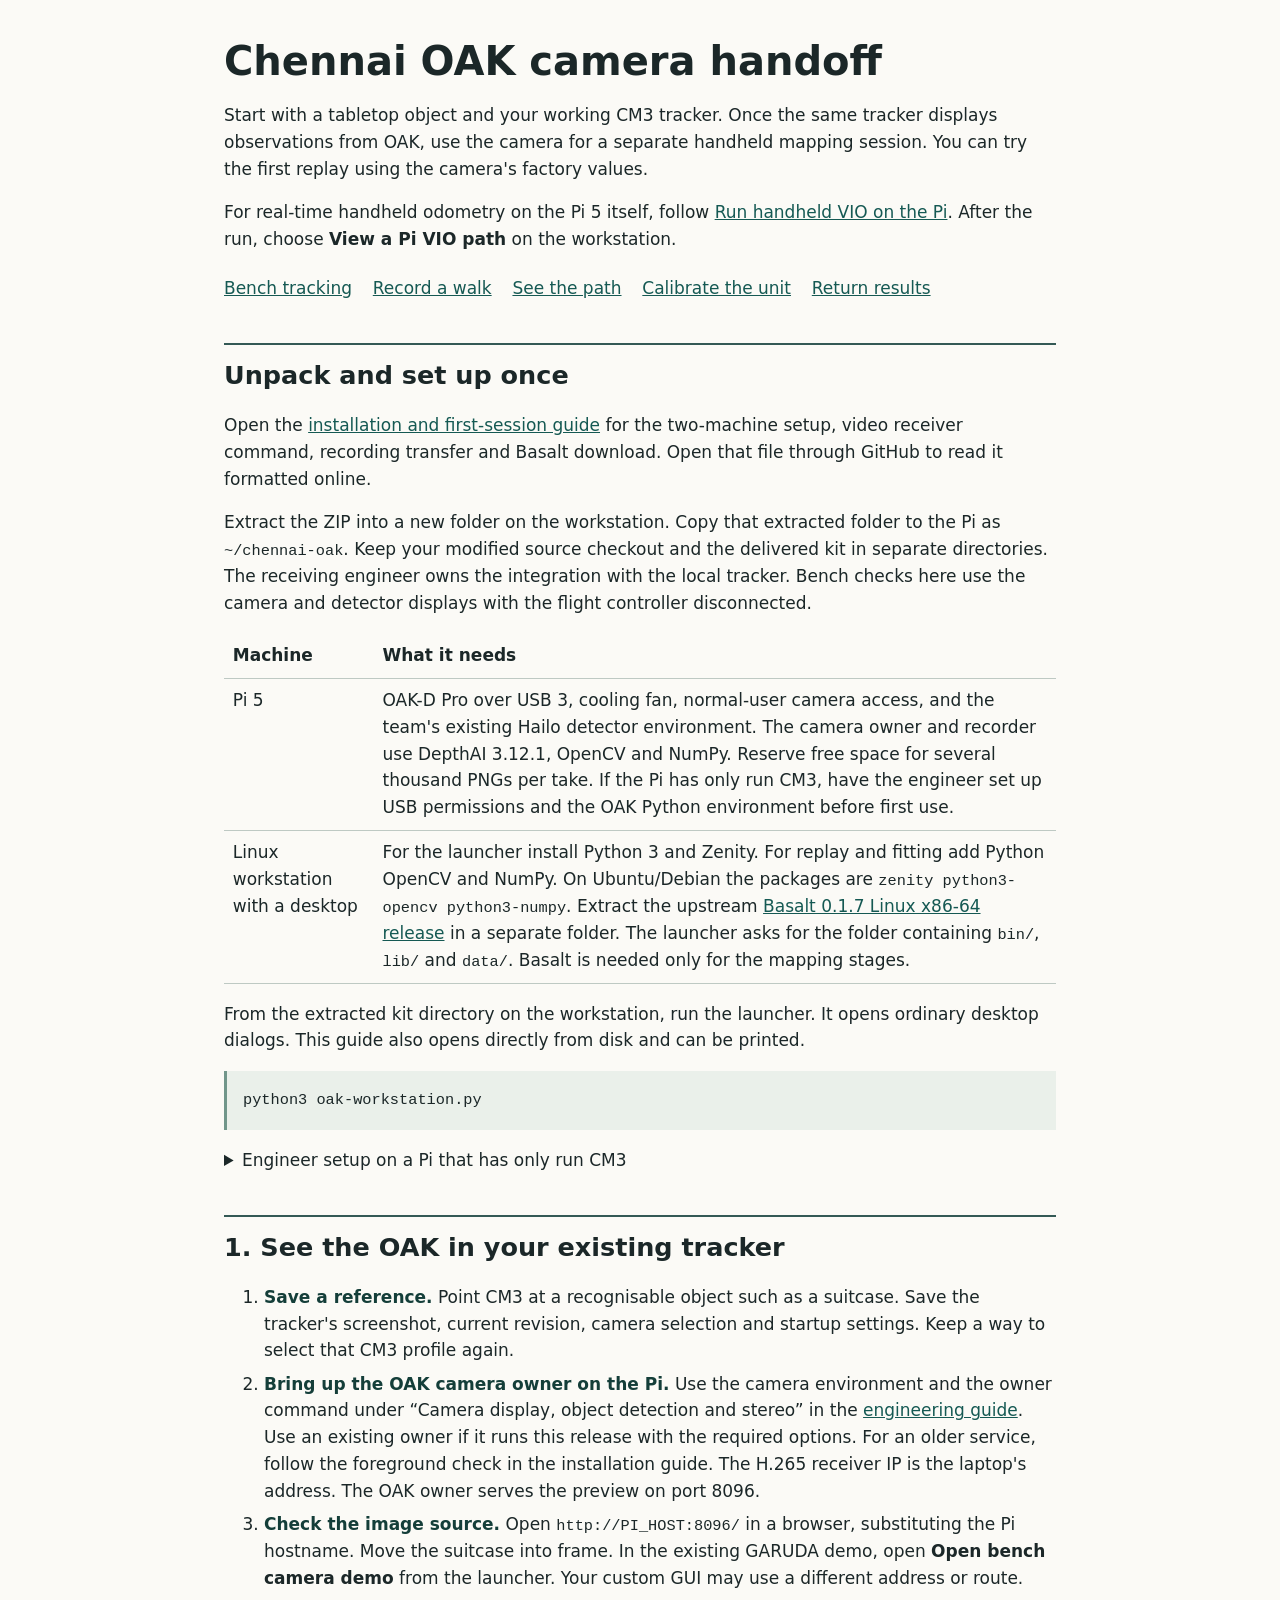
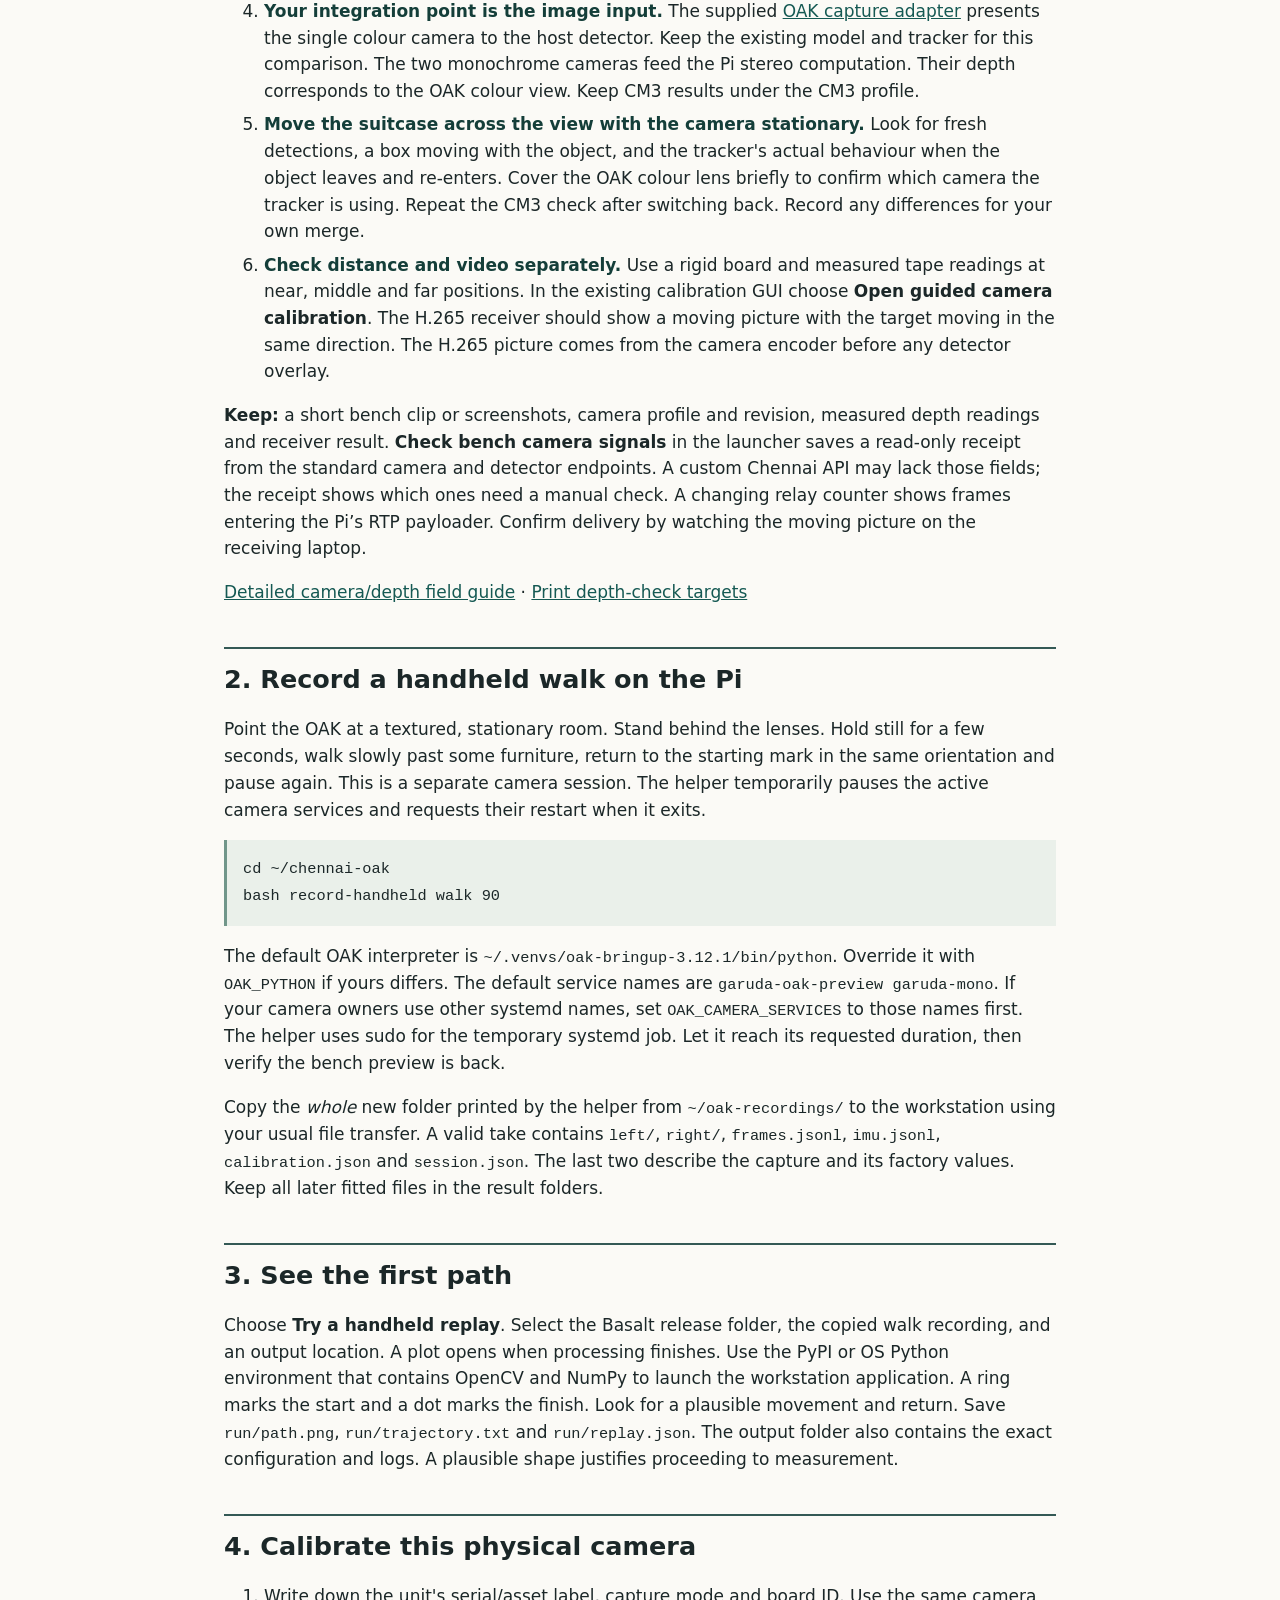
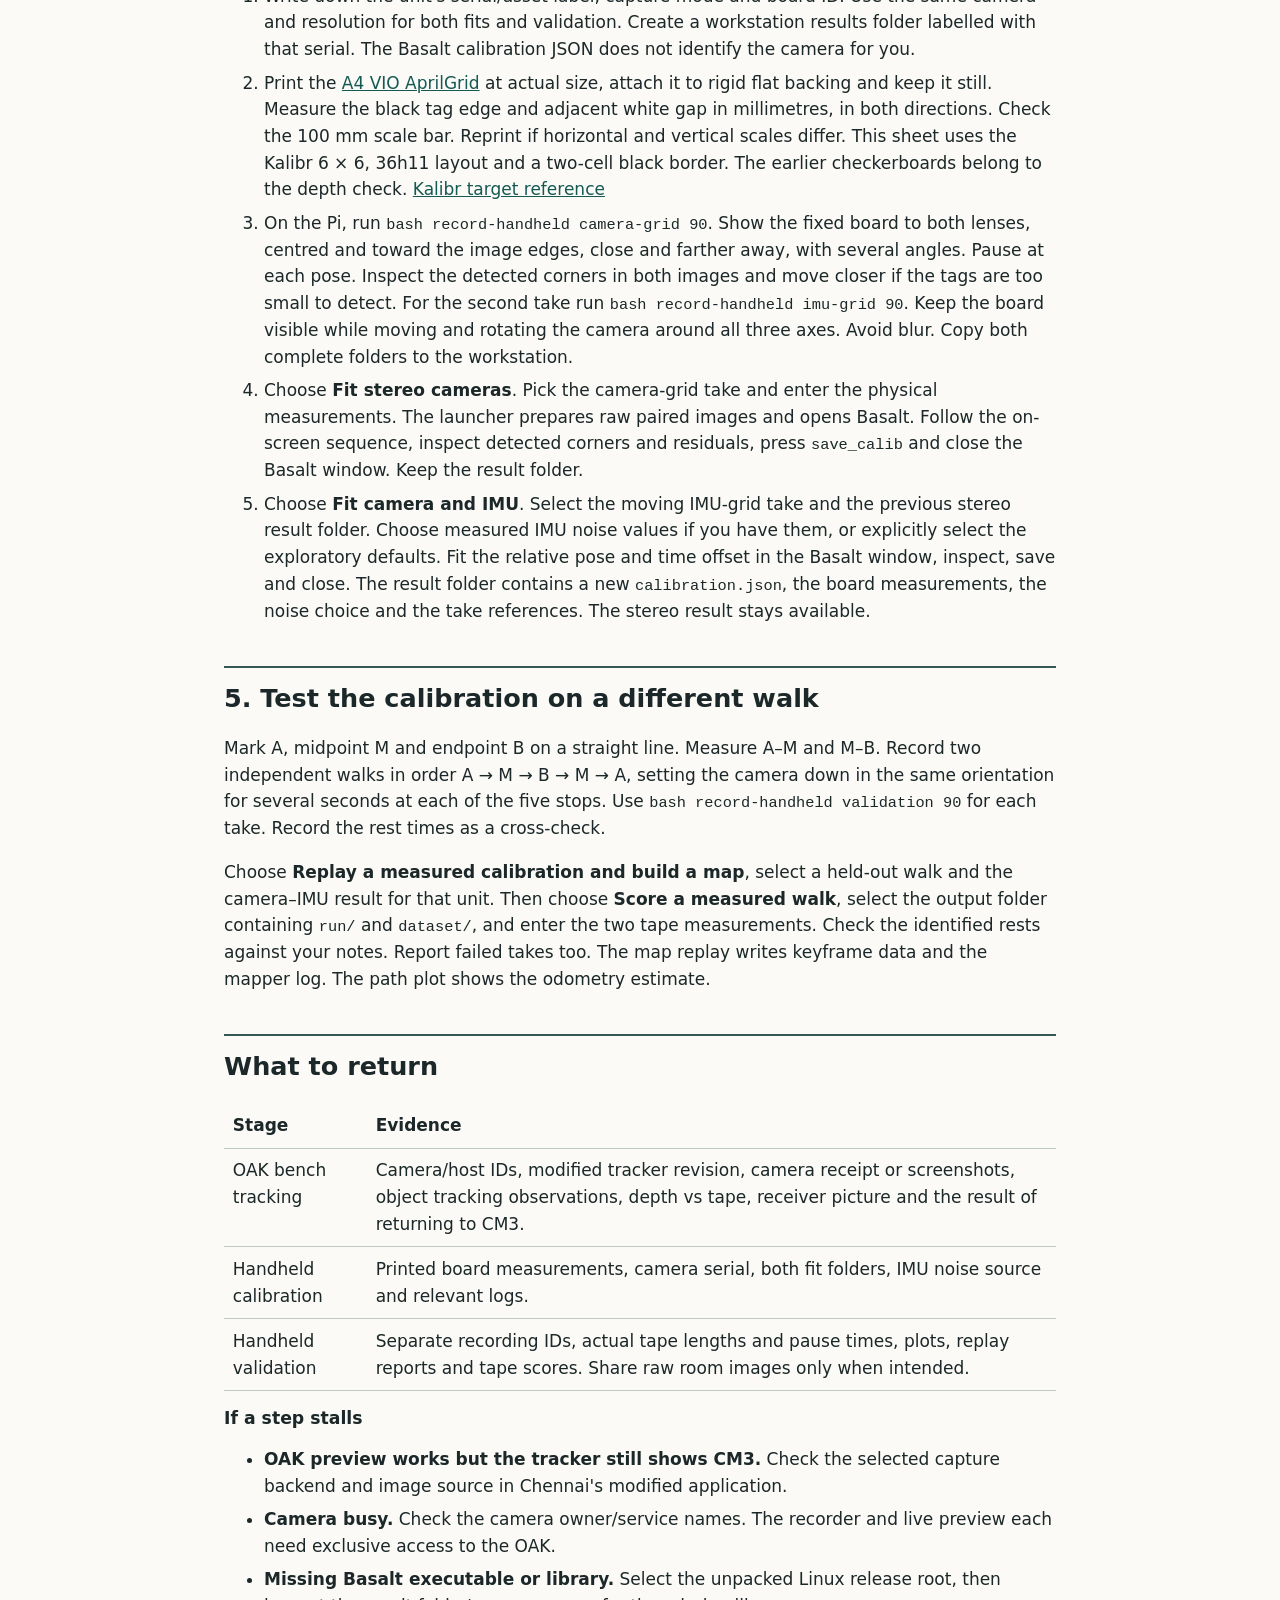
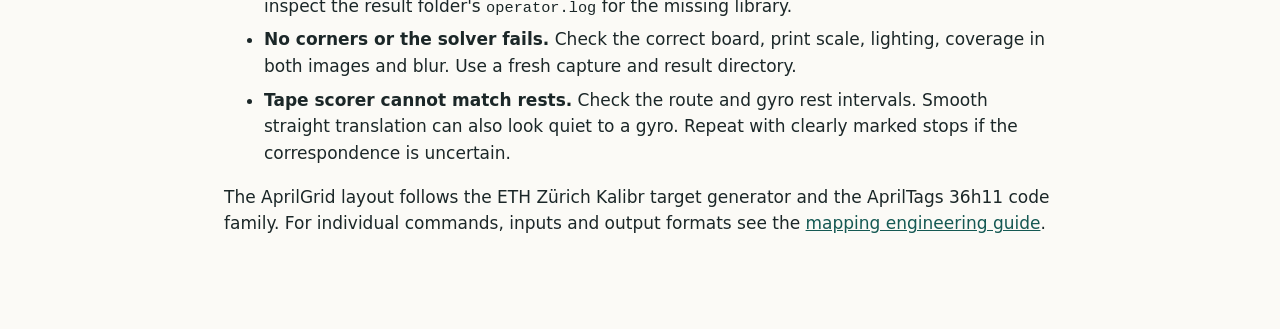
<file: START_HERE.html>
<!doctype html>
<html lang="en"><meta charset="utf-8"><meta name="viewport" content="width=device-width,initial-scale=1">
<title>Chennai · OAK camera handoff</title>
<style>
*{box-sizing:border-box}body{margin:auto;max-width:55rem;padding:2rem 1.5rem 5rem;color:#1b2728;background:#fbfaf6;font:17px/1.57 "Source Sans 3",system-ui,sans-serif}h1,h2,h3{line-height:1.17}h1{font-size:2.5rem;margin:.4rem 0}h2{margin-top:2.6rem;border-top:2px solid #345955;padding-top:1rem}h3{font-size:1.08rem}a{color:#155953}nav{display:flex;flex-wrap:wrap;gap:.5rem 1.3rem;margin:1.4rem 0}pre{white-space:pre-wrap;overflow-wrap:anywhere;padding:1rem;background:#eaf0ea;border-left:3px solid #71968a}code{font: .9em/1.5 "IBM Plex Mono",monospace}li{margin:.42rem 0}td,th{vertical-align:top;text-align:left;padding:.55rem;border-bottom:1px solid #bec9c3}table{border-collapse:collapse;width:100%}strong{color:#143e39}@media print{body{background:white;padding:0;font-size:11pt}nav{display:none}pre,tr{break-inside:avoid}h2,h3{break-after:avoid}}
</style>
<main>
<h1>Chennai OAK camera handoff</h1>
<p>Start with a tabletop object and your working CM3 tracker. Once the same tracker displays observations from OAK, use the camera for a separate handheld mapping session. You can try the first replay using the camera's factory values.</p>
<p>For real-time handheld odometry on the Pi 5 itself, follow <a href="docs/CHENNAI_PI_VIO.md">Run handheld VIO on the Pi</a>. After the run, choose <b>View a Pi VIO path</b> on the workstation.</p>
<nav><a href="#tracking">Bench tracking</a><a href="#record">Record a walk</a><a href="#replay">See the path</a><a href="#calibrate">Calibrate the unit</a><a href="#return">Return results</a></nav>
<h2>Unpack and set up once</h2>
<p>Open the <a href="README.md">installation and first-session guide</a> for the two-machine setup, video receiver command, recording transfer and Basalt download. Open that file through GitHub to read it formatted online.</p>
<p>Extract the ZIP into a new folder on the workstation. Copy that extracted folder to the Pi as <code>~/chennai-oak</code>. Keep your modified source checkout and the delivered kit in separate directories. The receiving engineer owns the integration with the local tracker. Bench checks here use the camera and detector displays with the flight controller disconnected.</p>
<table><thead><tr><th>Machine</th><th>What it needs</th></tr></thead><tbody>
<tr><td>Pi 5</td><td>OAK-D Pro over USB 3, cooling fan, normal-user camera access, and the team's existing Hailo detector environment. The camera owner and recorder use DepthAI 3.12.1, OpenCV and NumPy. Reserve free space for several thousand PNGs per take. If the Pi has only run CM3, have the engineer set up USB permissions and the OAK Python environment before first use.</td></tr>
<tr><td>Linux workstation with a desktop</td><td>For the launcher install Python 3 and Zenity. For replay and fitting add Python OpenCV and NumPy. On Ubuntu/Debian the packages are <code>zenity python3-opencv python3-numpy</code>. Extract the upstream <a href="https://gitlab.com/VladyslavUsenko/basalt/-/releases/0.1.7">Basalt 0.1.7 Linux x86-64 release</a> in a separate folder. The launcher asks for the folder containing <code>bin/</code>, <code>lib/</code> and <code>data/</code>. Basalt is needed only for the mapping stages.</td></tr>
</tbody></table>
<p>From the extracted kit directory on the workstation, run the launcher. It opens ordinary desktop dialogs. This guide also opens directly from disk and can be printed.</p>
<pre><code>python3 oak-workstation.py</code></pre>

<details><summary>Engineer setup on a Pi that has only run CM3</summary>
<p>Keep the camera SDK in its own environment. With the OS OpenCV and NumPy packages available, create the OAK environment and verify imports. The sample device rules reference the sending Pi’s <code>garuda</code> group. Have the administrator match this to the intended local group. The normal station user needs OAK USB access; the kit includes the <a href="hosts/pi5/oak/80-garuda-oak.rules">device rules</a> used on the sending Pi. Apply them through the local administrator if needed, then reconnect the OAK. Use a USB 3 data cable. The video relay uses the GStreamer H.265 parser and RTP payloader.</p>
<pre><code>python3 -m venv --system-site-packages ~/.venvs/oak-bringup-3.12.1
~/.venvs/oak-bringup-3.12.1/bin/python -m pip install --only-binary=:all: depthai==3.12.1
~/.venvs/oak-bringup-3.12.1/bin/python -c 'import depthai, cv2, numpy; print(depthai.__version__)'
gst-inspect-1.0 h265parse
gst-inspect-1.0 rtph265pay</code></pre>
<p>If the standard camera calibration page is missing, launch its supplied service in a terminal on the Pi with <code>python3 hosts/pi5/oak_calibration.py</code> using a Python environment with OpenCV and NumPy. Open <code>http://PI_HOST:8099/camera</code> from the bench LAN. This serves the depth-check workspace alongside the existing tracker. The camera owner uses port 8096.</p>
</details>
<h2 id="tracking">1. See the OAK in your existing tracker</h2>
<ol>
<li><strong>Save a reference.</strong> Point CM3 at a recognisable object such as a suitcase. Save the tracker's screenshot, current revision, camera selection and startup settings. Keep a way to select that CM3 profile again.</li>
<li><strong>Bring up the OAK camera owner on the Pi.</strong> Use the camera environment and the owner command under “Camera display, object detection and stereo” in the <a href="docs/CHENNAI_OAK_MAPPING.md">engineering guide</a>. Use an existing owner if it runs this release with the required options. For an older service, follow the foreground check in the installation guide. The H.265 receiver IP is the laptop's address. The OAK owner serves the preview on port 8096.</li>
<li><strong>Check the image source.</strong> Open <code>http://PI_HOST:8096/</code> in a browser, substituting the Pi hostname. Move the suitcase into frame. In the existing GARUDA demo, open <b>Open bench camera demo</b> from the launcher. Your custom GUI may use a different address or route.</li>
<li><strong>Your integration point is the image input.</strong> The supplied <a href="hosts/pi5/oak_capture.py">OAK capture adapter</a> presents the single colour camera to the host detector. Keep the existing model and tracker for this comparison. The two monochrome cameras feed the Pi stereo computation. Their depth corresponds to the OAK colour view. Keep CM3 results under the CM3 profile.</li>
<li><strong>Move the suitcase across the view with the camera stationary.</strong> Look for fresh detections, a box moving with the object, and the tracker's actual behaviour when the object leaves and re-enters. Cover the OAK colour lens briefly to confirm which camera the tracker is using. Repeat the CM3 check after switching back. Record any differences for your own merge.</li>
<li><strong>Check distance and video separately.</strong> Use a rigid board and measured tape readings at near, middle and far positions. In the existing calibration GUI choose <b>Open guided camera calibration</b>. The H.265 receiver should show a moving picture with the target moving in the same direction. The H.265 picture comes from the camera encoder before any detector overlay.</li>
</ol>
<p><b>Keep:</b> a short bench clip or screenshots, camera profile and revision, measured depth readings and receiver result. <b>Check bench camera signals</b> in the launcher saves a read-only receipt from the standard camera and detector endpoints. A custom Chennai API may lack those fields; the receipt shows which ones need a manual check. A changing relay counter shows frames entering the Pi’s RTP payloader. Confirm delivery by watching the moving picture on the receiving laptop.</p>
<p><a href="hosts/pi5/demo/chennai/OPERATOR.md">Detailed camera/depth field guide</a> · <a href="hosts/pi5/demo/chennai/oak-targets-a4.pdf">Print depth-check targets</a></p>

<h2 id="record">2. Record a handheld walk on the Pi</h2>
<p>Point the OAK at a textured, stationary room. Stand behind the lenses. Hold still for a few seconds, walk slowly past some furniture, return to the starting mark in the same orientation and pause again. This is a separate camera session. The helper temporarily pauses the active camera services and requests their restart when it exits.</p>
<pre><code>cd ~/chennai-oak
bash record-handheld walk 90</code></pre>
<p>The default OAK interpreter is <code>~/.venvs/oak-bringup-3.12.1/bin/python</code>. Override it with <code>OAK_PYTHON</code> if yours differs. The default service names are <code>garuda-oak-preview garuda-mono</code>. If your camera owners use other systemd names, set <code>OAK_CAMERA_SERVICES</code> to those names first. The helper uses sudo for the temporary systemd job. Let it reach its requested duration, then verify the bench preview is back.</p>
<p>Copy the <em>whole</em> new folder printed by the helper from <code>~/oak-recordings/</code> to the workstation using your usual file transfer. A valid take contains <code>left/</code>, <code>right/</code>, <code>frames.jsonl</code>, <code>imu.jsonl</code>, <code>calibration.json</code> and <code>session.json</code>. The last two describe the capture and its factory values. Keep all later fitted files in the result folders.</p>

<h2 id="replay">3. See the first path</h2>
<p>Choose <b>Try a handheld replay</b>. Select the Basalt release folder, the copied walk recording, and an output location. A plot opens when processing finishes. Use the PyPI or OS Python environment that contains OpenCV and NumPy to launch the workstation application. A ring marks the start and a dot marks the finish. Look for a plausible movement and return. Save <code>run/path.png</code>, <code>run/trajectory.txt</code> and <code>run/replay.json</code>. The output folder also contains the exact configuration and logs. A plausible shape justifies proceeding to measurement.</p>

<h2 id="calibrate">4. Calibrate this physical camera</h2>
<ol>
<li>Write down the unit's serial/asset label, capture mode and board ID. Use the same camera and resolution for both fits and validation. Create a workstation results folder labelled with that serial. The Basalt calibration JSON does not identify the camera for you.</li>
<li>Print the <a href="hosts/pi5/demo/chennai/oak-aprilgrid-a4.pdf">A4 VIO AprilGrid</a> at actual size, attach it to rigid flat backing and keep it still. Measure the black tag edge and adjacent white gap in millimetres, in both directions. Check the 100 mm scale bar. Reprint if horizontal and vertical scales differ. This sheet uses the Kalibr 6 × 6, 36h11 layout and a two-cell black border. The earlier checkerboards belong to the depth check. <a href="https://github.com/ethz-asl/kalibr/wiki/calibration-targets">Kalibr target reference</a></li>
<li>On the Pi, run <code>bash record-handheld camera-grid 90</code>. Show the fixed board to both lenses, centred and toward the image edges, close and farther away, with several angles. Pause at each pose. Inspect the detected corners in both images and move closer if the tags are too small to detect. For the second take run <code>bash record-handheld imu-grid 90</code>. Keep the board visible while moving and rotating the camera around all three axes. Avoid blur. Copy both complete folders to the workstation.</li>
<li>Choose <b>Fit stereo cameras</b>. Pick the camera-grid take and enter the physical measurements. The launcher prepares raw paired images and opens Basalt. Follow the on-screen sequence, inspect detected corners and residuals, press <code>save_calib</code> and close the Basalt window. Keep the result folder.</li>
<li>Choose <b>Fit camera and IMU</b>. Select the moving IMU-grid take and the previous stereo result folder. Choose measured IMU noise values if you have them, or explicitly select the exploratory defaults. Fit the relative pose and time offset in the Basalt window, inspect, save and close. The result folder contains a new <code>calibration.json</code>, the board measurements, the noise choice and the take references. The stereo result stays available.</li>
</ol>

<h2>5. Test the calibration on a different walk</h2>
<p>Mark A, midpoint M and endpoint B on a straight line. Measure A–M and M–B. Record two independent walks in order A → M → B → M → A, setting the camera down in the same orientation for several seconds at each of the five stops. Use <code>bash record-handheld validation 90</code> for each take. Record the rest times as a cross-check.</p>
<p>Choose <b>Replay a measured calibration and build a map</b>, select a held-out walk and the camera–IMU result for that unit. Then choose <b>Score a measured walk</b>, select the output folder containing <code>run/</code> and <code>dataset/</code>, and enter the two tape measurements. Check the identified rests against your notes. Report failed takes too. The map replay writes keyframe data and the mapper log. The path plot shows the odometry estimate.</p>

<h2 id="return">What to return</h2>
<table><tr><th>Stage</th><th>Evidence</th></tr>
<tr><td>OAK bench tracking</td><td>Camera/host IDs, modified tracker revision, camera receipt or screenshots, object tracking observations, depth vs tape, receiver picture and the result of returning to CM3.</td></tr>
<tr><td>Handheld calibration</td><td>Printed board measurements, camera serial, both fit folders, IMU noise source and relevant logs.</td></tr>
<tr><td>Handheld validation</td><td>Separate recording IDs, actual tape lengths and pause times, plots, replay reports and tape scores. Share raw room images only when intended.</td></tr></table>
<h3>If a step stalls</h3>
<ul><li><b>OAK preview works but the tracker still shows CM3.</b> Check the selected capture backend and image source in Chennai's modified application.</li>
<li><b>Camera busy.</b> Check the camera owner/service names. The recorder and live preview each need exclusive access to the OAK.</li>
<li><b>Missing Basalt executable or library.</b> Select the unpacked Linux release root, then inspect the result folder's <code>operator.log</code> for the missing library.</li>
<li><b>No corners or the solver fails.</b> Check the correct board, print scale, lighting, coverage in both images and blur. Use a fresh capture and result directory.</li>
<li><b>Tape scorer cannot match rests.</b> Check the route and gyro rest intervals. Smooth straight translation can also look quiet to a gyro. Repeat with clearly marked stops if the correspondence is uncertain.</li></ul>
<p>The AprilGrid layout follows the ETH Zürich Kalibr target generator and the AprilTags 36h11 code family. For individual commands, inputs and output formats see the <a href="docs/CHENNAI_OAK_MAPPING.md">mapping engineering guide</a>.</p>
</main></html>
</file>
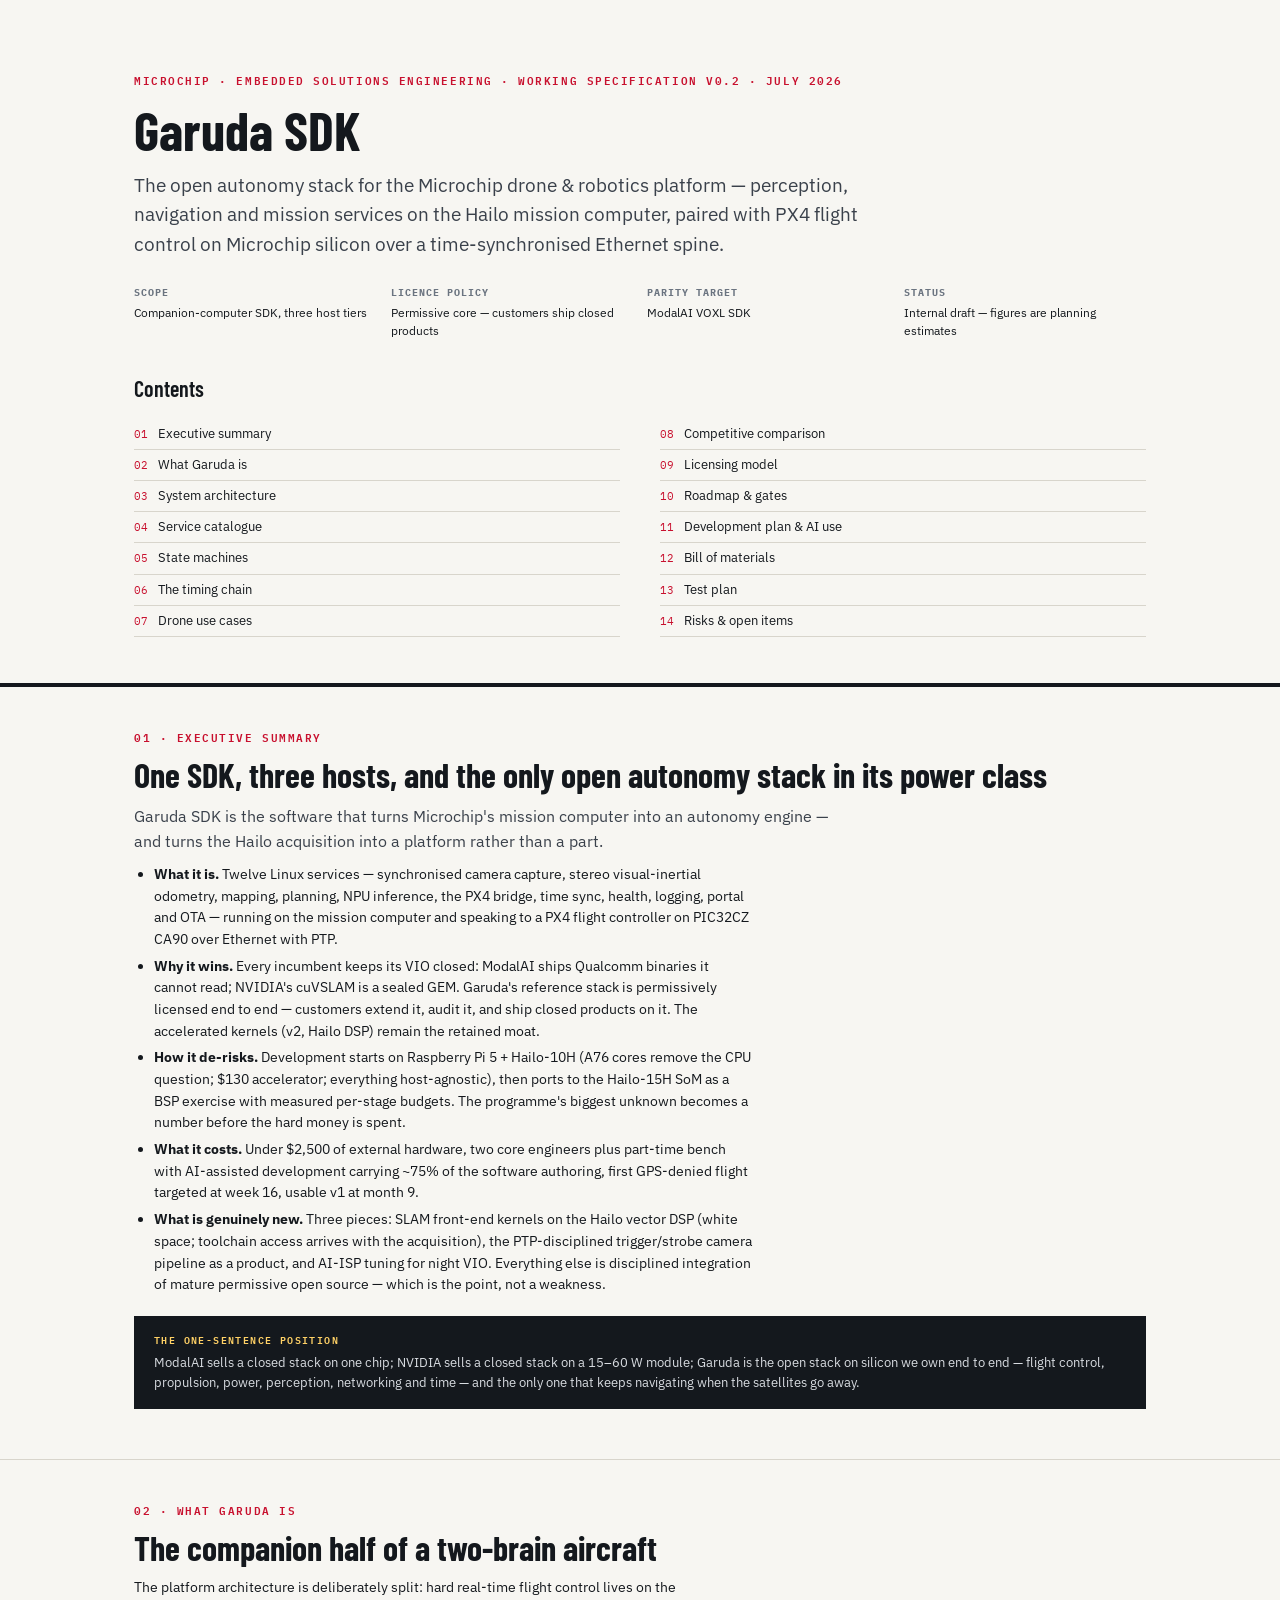
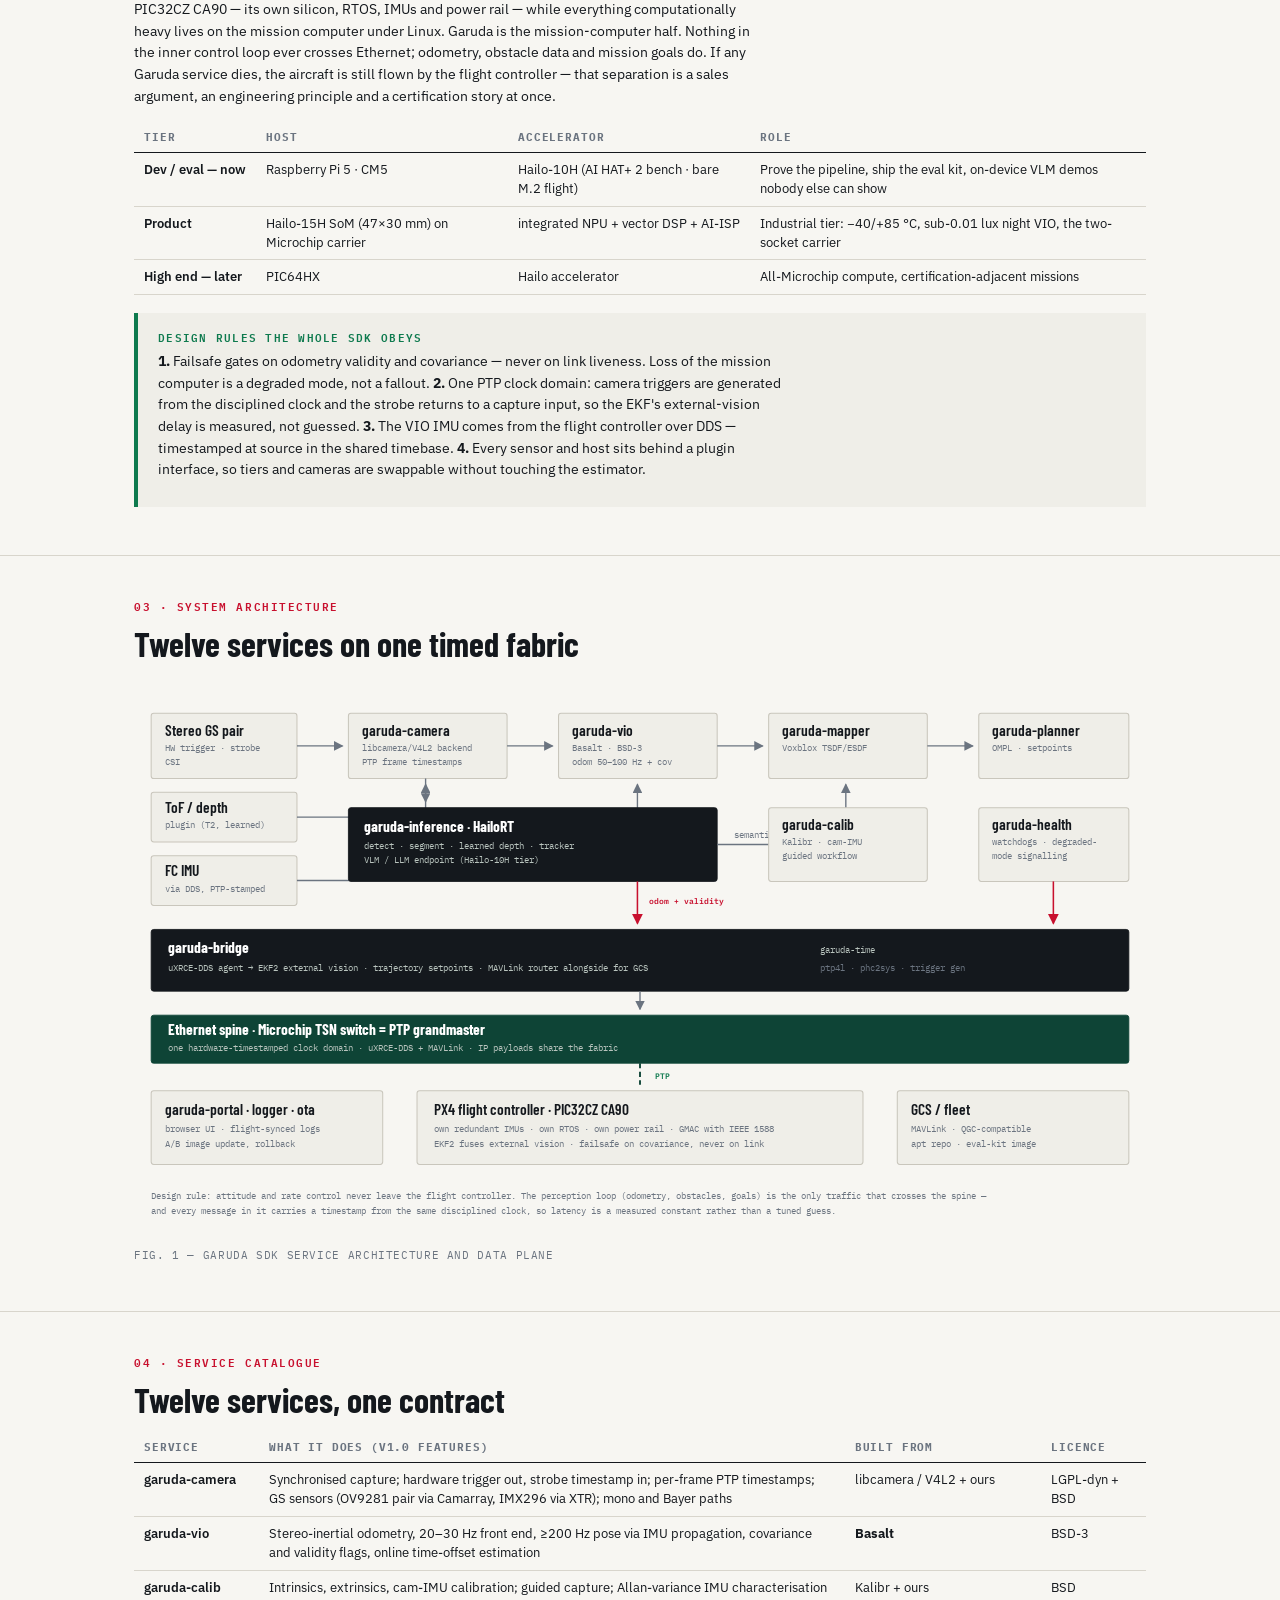
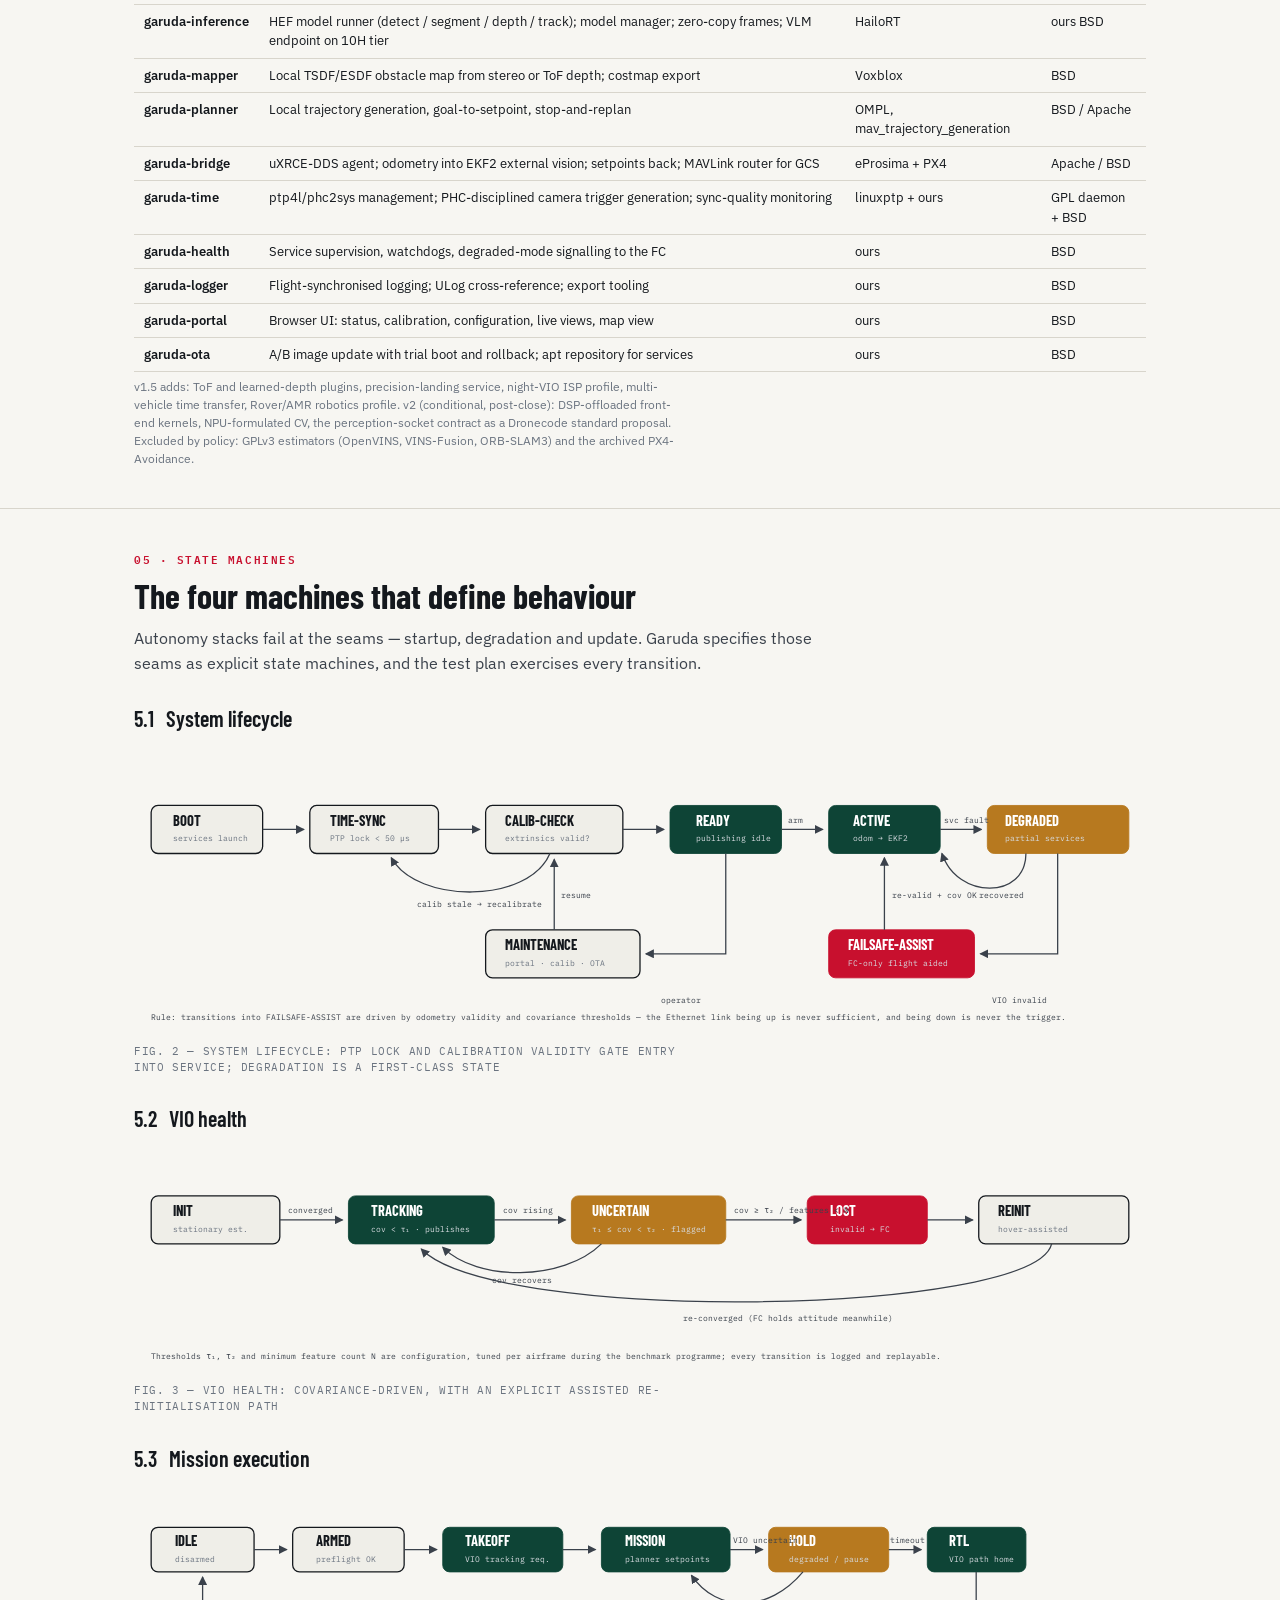
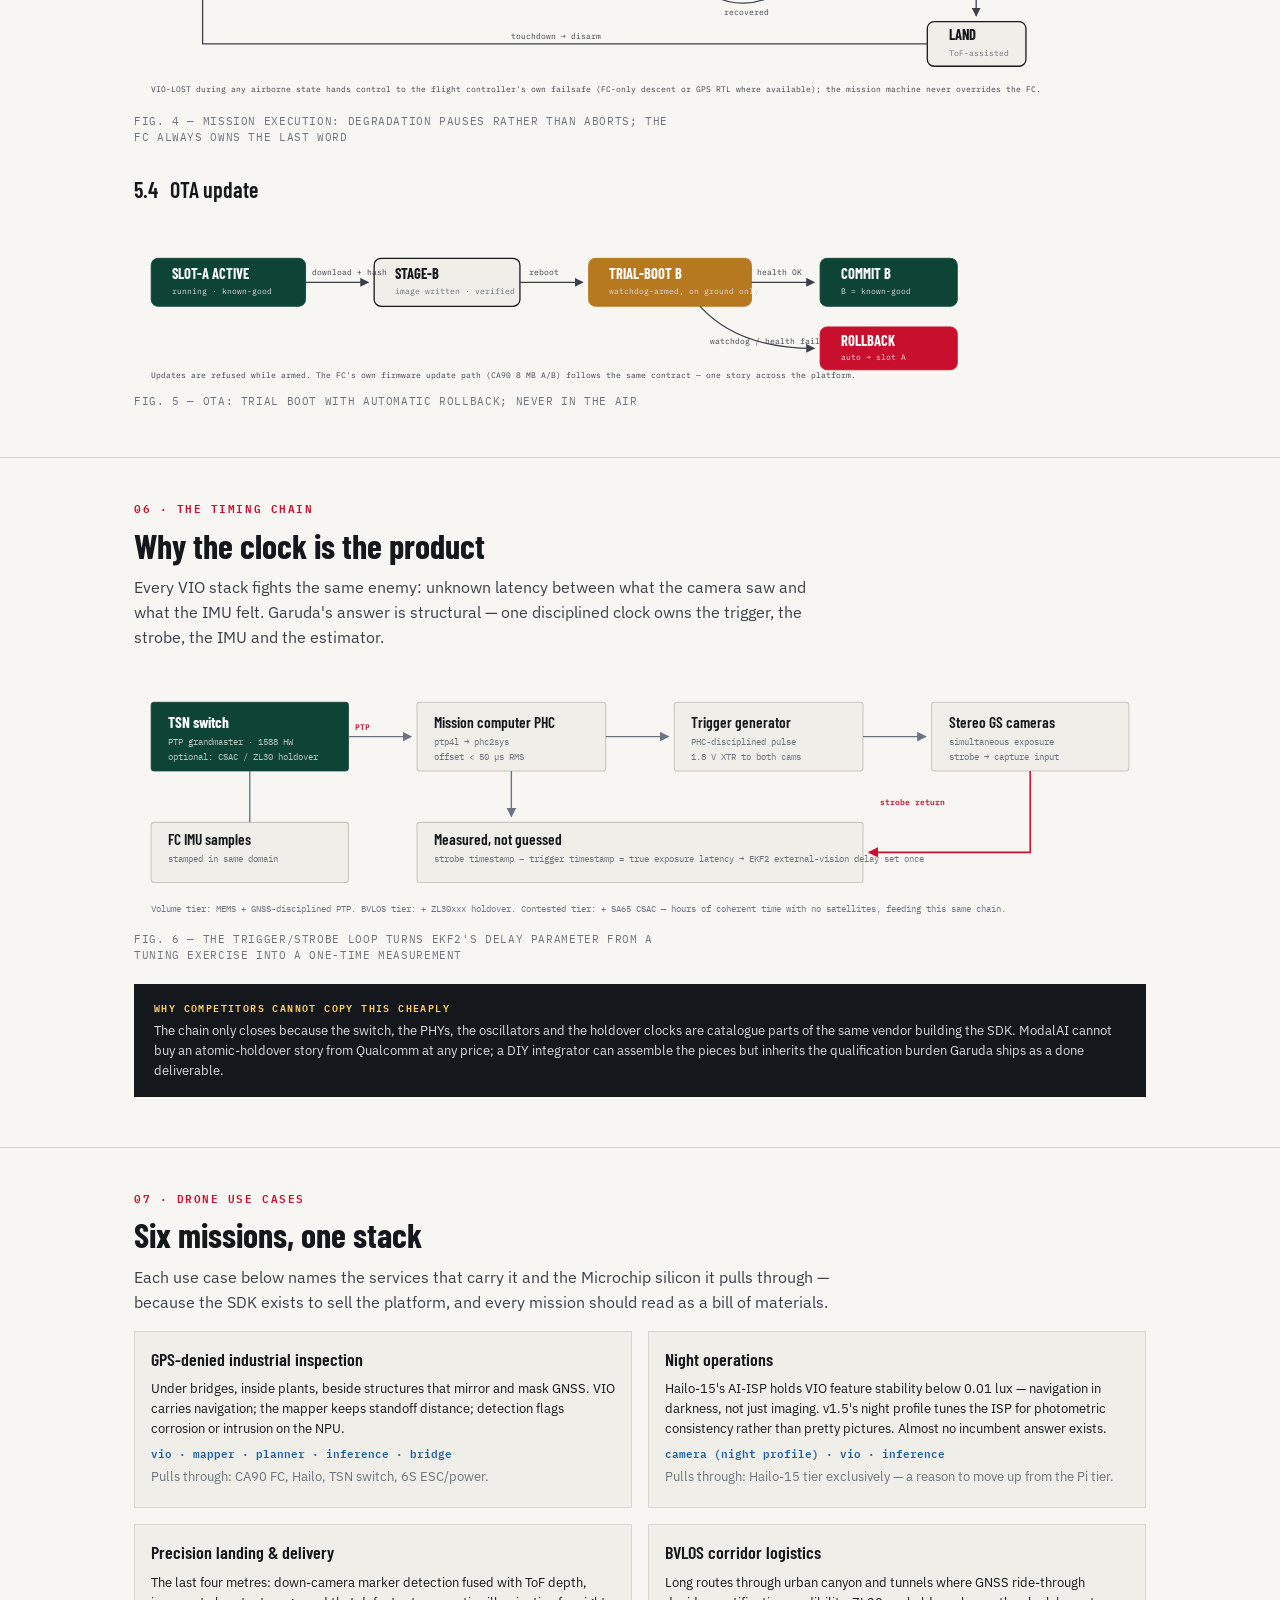
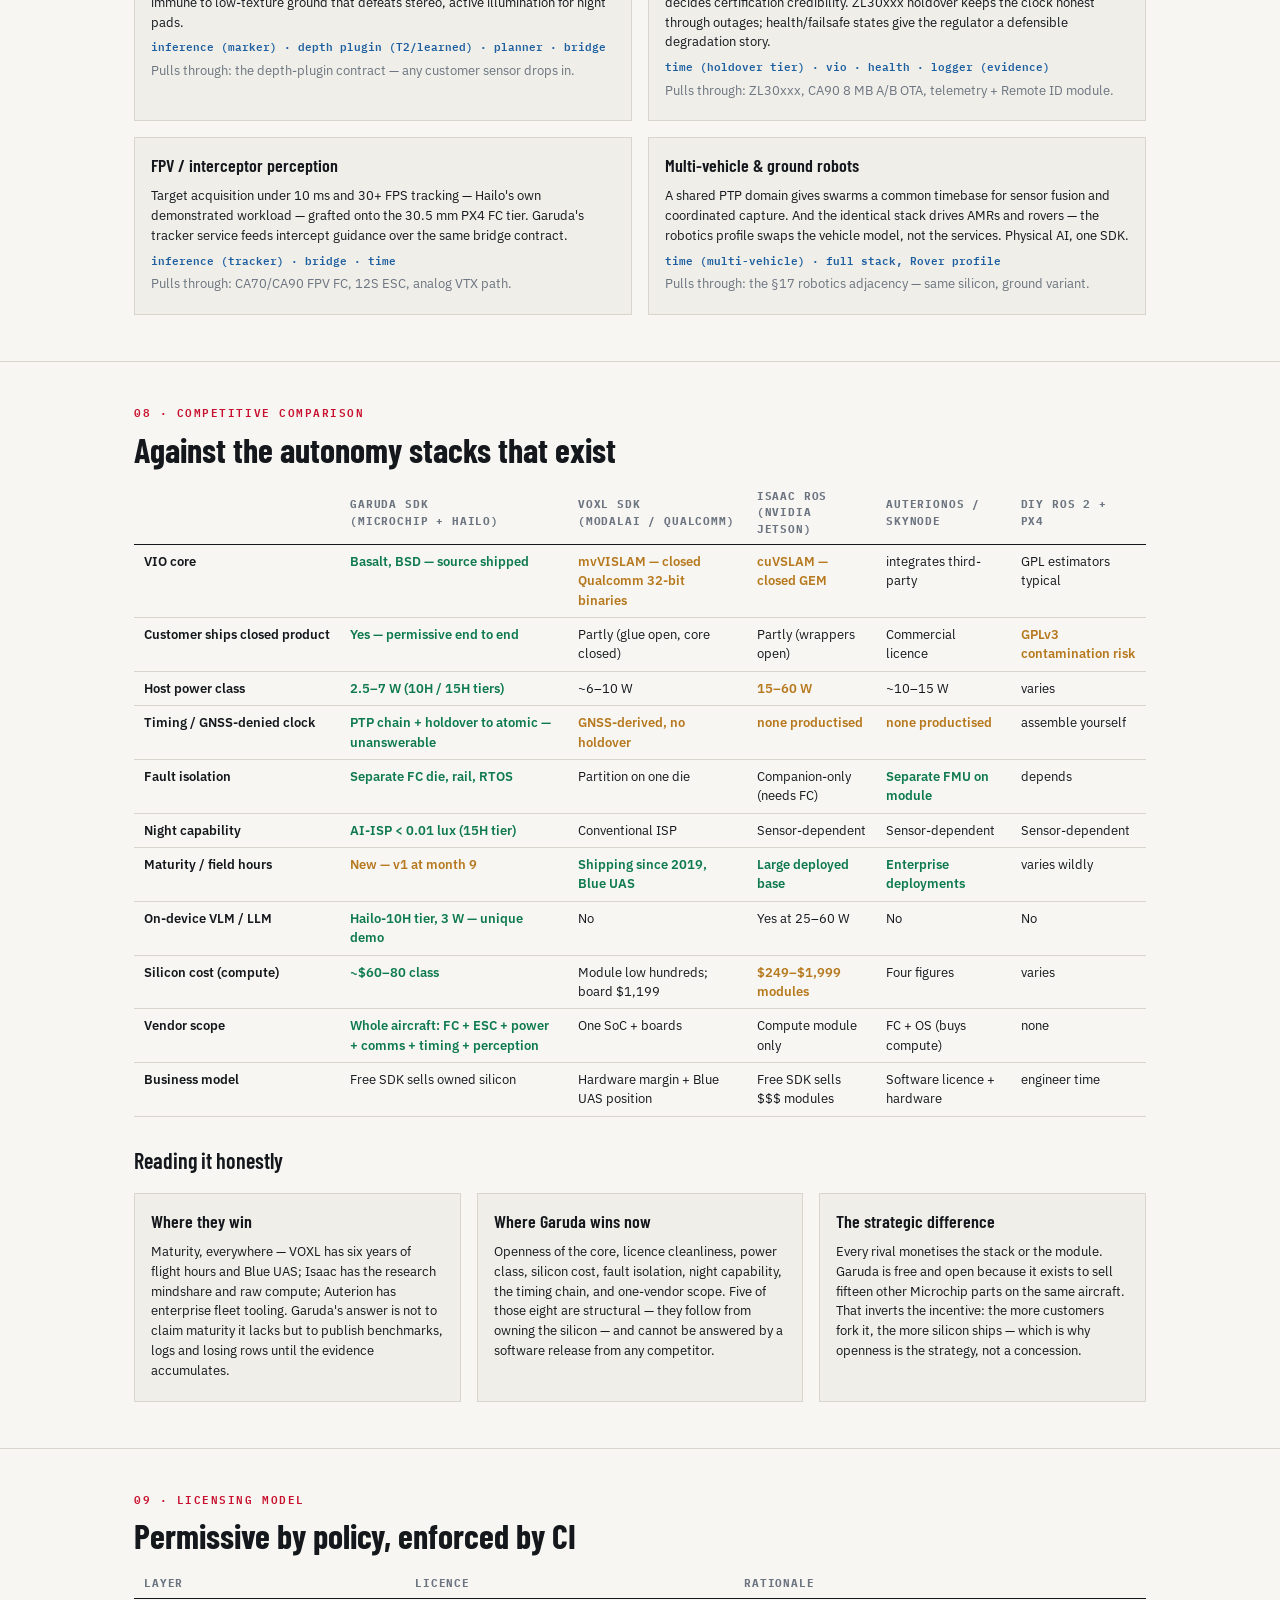
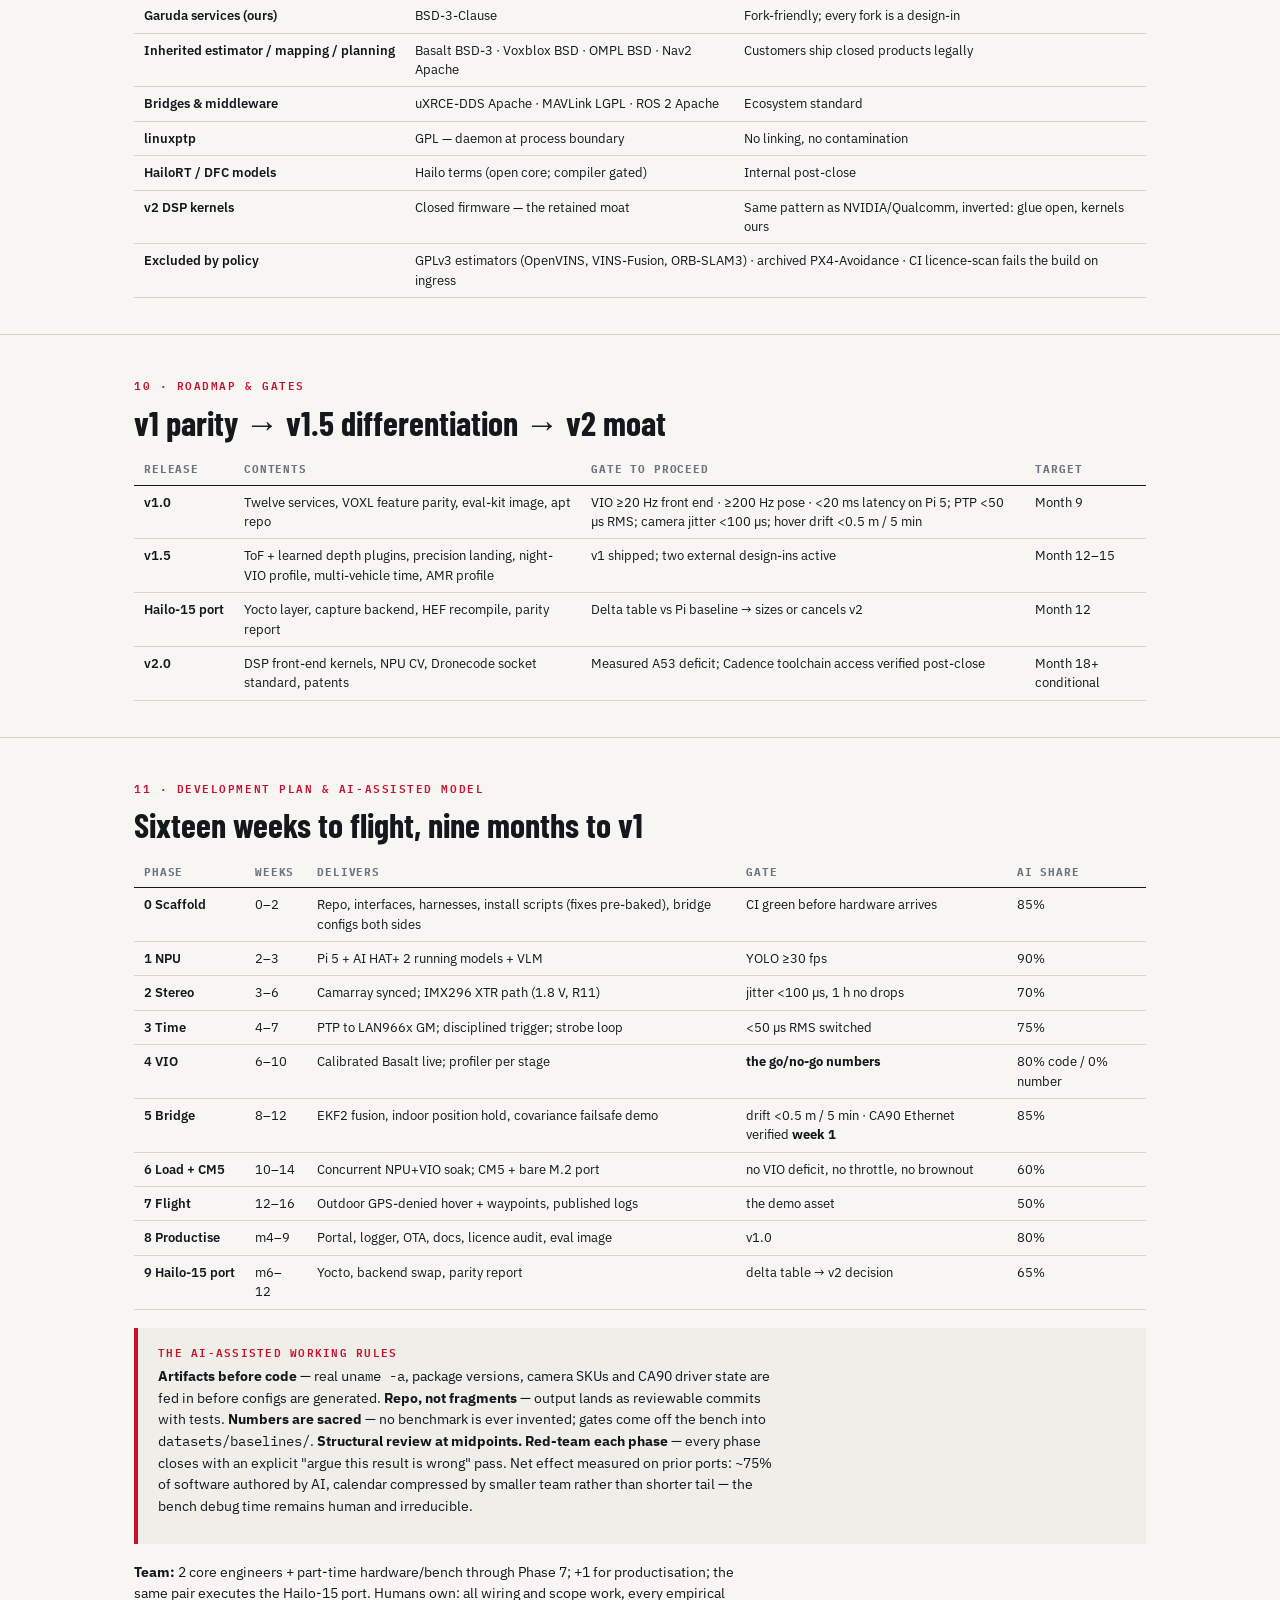
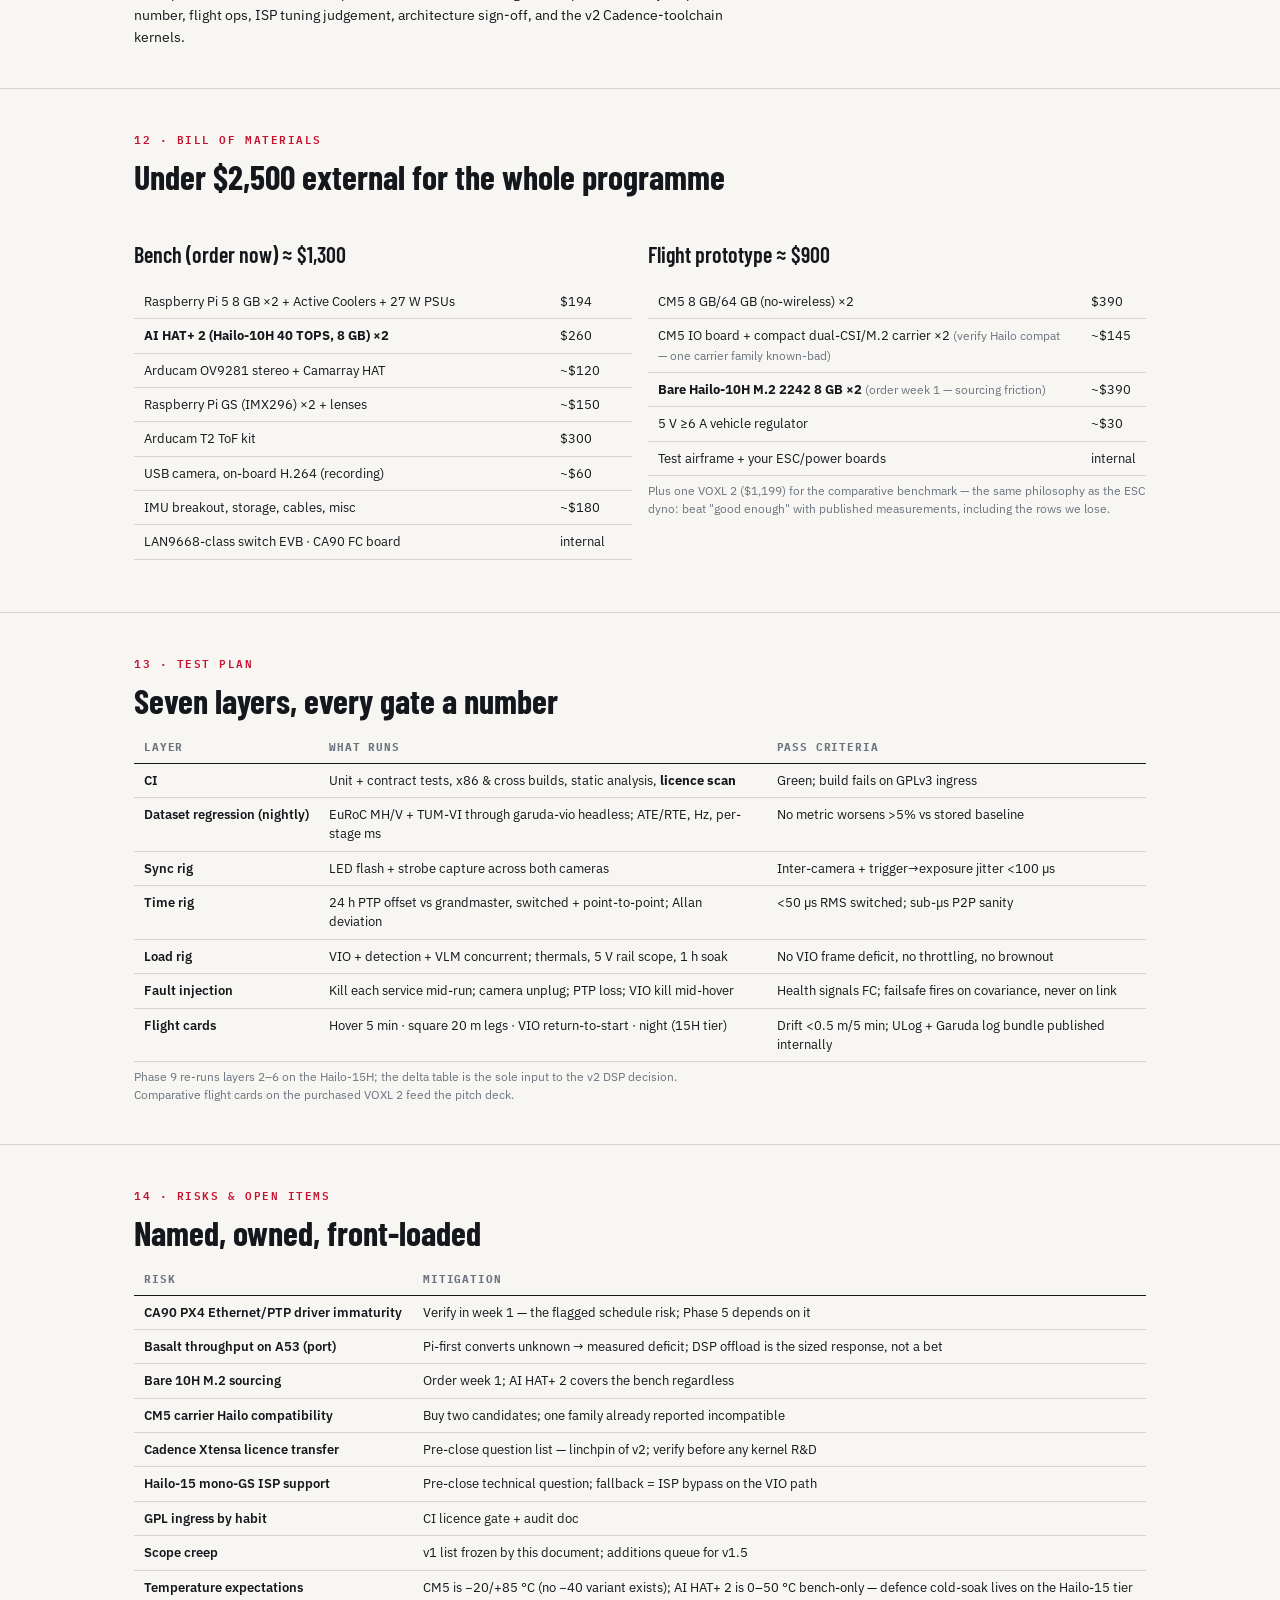
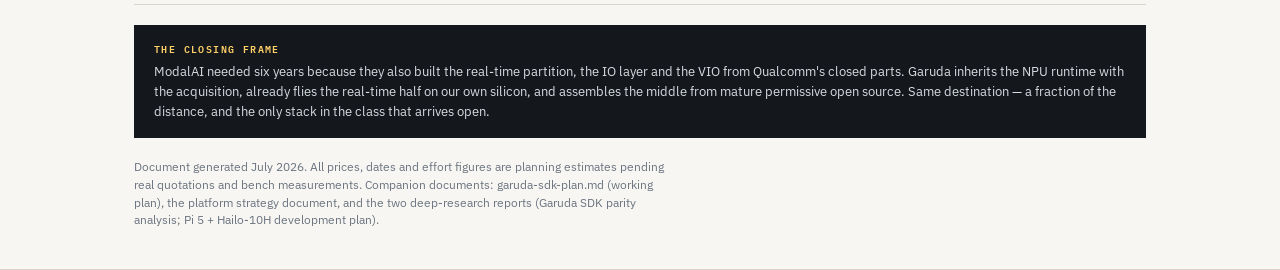
<file: docs/garuda-sdk.html>
<!DOCTYPE html>
<html lang="en">
<head>
<meta charset="utf-8">
<meta name="viewport" content="width=device-width, initial-scale=1">
<title>Garuda SDK — Autonomy Stack for the Microchip Drone &amp; Robotics Platform</title>
<link rel="preconnect" href="https://fonts.googleapis.com">
<link href="https://fonts.googleapis.com/css2?family=Barlow+Condensed:wght@500;600;700&family=IBM+Plex+Sans:wght@400;600&family=IBM+Plex+Mono:wght@400;600&display=swap" rel="stylesheet">
<style>
:root{
  --paper:#F7F6F2; --panel:#EFEEE8; --ink:#14181D; --ink2:#3A414B; --slate:#6B7480;
  --rule:#D8D5CC; --signal:#C8102E; --phos:#0E7A4E; --sky:#1D5FA0; --amber:#B7791F; --pine:#0E4436;
  --hf:'Barlow Condensed','DejaVu Sans Condensed',sans-serif;
  --bf:'IBM Plex Sans','DejaVu Sans',sans-serif;
  --mf:'IBM Plex Mono','DejaVu Sans Mono',monospace;
}
*{box-sizing:border-box}
body{margin:0;background:var(--paper);color:var(--ink);font-family:var(--bf);font-size:14px;line-height:1.55}
.wrap{max-width:1080px;margin:0 auto;padding:0 34px}
section{padding:40px 0 30px;border-bottom:1px solid var(--rule)}
.clause{font-family:var(--mf);font-size:11px;font-weight:600;letter-spacing:.14em;text-transform:uppercase;color:var(--signal)}
h1{font-family:var(--hf);font-weight:700;font-size:54px;line-height:1.02;margin:10px 0 14px;text-transform:none}
h2{font-family:var(--hf);font-weight:700;font-size:34px;line-height:1.05;margin:8px 0 12px}
h3{font-family:var(--hf);font-weight:600;font-size:22px;margin:26px 0 8px}
h4{font-family:var(--bf);font-weight:600;font-size:14.5px;margin:18px 0 6px}
p{margin:0 0 10px;max-width:78ch}
.standfirst{font-size:16px;color:var(--ink2);max-width:70ch}
.tbl{width:100%;border-collapse:collapse;font-size:12.5px;margin:14px 0 6px}
.tbl th{font-family:var(--mf);font-size:10.5px;letter-spacing:.08em;text-transform:uppercase;color:var(--slate);text-align:left;padding:7px 10px;border-bottom:1.6px solid var(--ink)}
.tbl td{padding:7px 10px;border-bottom:1px solid var(--rule);vertical-align:top}
.tbl .rowlab{font-weight:600;white-space:nowrap}
.win{color:var(--phos);font-weight:600}.lose{color:var(--amber);font-weight:600}.hot{color:var(--signal);font-weight:600}
.callout{background:var(--panel);border-left:4px solid var(--signal);padding:16px 20px;margin:18px 0}
.callout .tag{font-family:var(--mf);font-size:10.5px;font-weight:600;letter-spacing:.12em;text-transform:uppercase;color:var(--signal);display:block;margin-bottom:6px}
.callout.green{border-left-color:var(--phos)} .callout.green .tag{color:var(--phos)}
.cols{display:grid;gap:16px;margin:16px 0}
.c2{grid-template-columns:1fr 1fr}.c3{grid-template-columns:1fr 1fr 1fr}
.card{background:var(--panel);border:1px solid var(--rule);padding:14px 16px}
.card h4{margin:0 0 6px;font-family:var(--hf);font-weight:600;font-size:18px}
.card p{font-size:12.8px;margin-bottom:6px}
.card .svc{font-family:var(--mf);font-size:10.5px;color:var(--sky);font-weight:600}
.dg{margin:18px 0}
.dg svg{width:100%;height:auto;display:block}
.fig{font-family:var(--mf);font-size:10.5px;color:var(--slate);letter-spacing:.06em;text-transform:uppercase;margin:6px 0 0}
.kicker-band{background:var(--ink);color:#F4F5F2;padding:16px 20px;margin:20px 0}
.kicker-band .tag{font-family:var(--mf);font-size:10px;font-weight:600;letter-spacing:.14em;color:#FFD166;text-transform:uppercase;display:block;margin-bottom:6px}
.kicker-band p{color:#D8DCE1;font-size:12.8px;margin:0;max-width:none}
.cover{padding:70px 0 46px;border-bottom:4px solid var(--ink)}
.meta{display:grid;grid-template-columns:repeat(4,1fr);gap:14px;margin-top:26px;font-size:12px}
.meta b{display:block;font-family:var(--mf);font-size:10px;letter-spacing:.1em;text-transform:uppercase;color:var(--slate);margin-bottom:3px}
.toc{columns:2;column-gap:40px;margin-top:14px;font-size:13px}
.toc a{display:block;color:var(--ink);text-decoration:none;padding:5px 0;border-bottom:1px solid var(--rule)}
.toc span{font-family:var(--mf);color:var(--signal);font-size:11px;margin-right:10px}
.footnote{font-size:11.5px;color:var(--slate)}
ul{margin:6px 0 12px;padding-left:20px}li{margin-bottom:5px;max-width:75ch}
@media print{
  body{font-size:11.2px}
  section{page-break-before:always;border-bottom:none;padding:8mm 0 0}
  section.flow{page-break-before:auto}
  .cover{page-break-before:avoid}
  h1{font-size:40px}h2{font-size:26px}
  .dg svg{max-height:118mm}
  a{color:var(--ink);text-decoration:none}
  .card{break-inside:avoid;page-break-inside:avoid}
  figure,.fig{break-inside:avoid;page-break-inside:avoid}
  h2,h3{break-after:avoid;page-break-after:avoid}
  .footnote{break-before:avoid}
  @page{size:A4;margin:13mm 13mm 15mm}
}
</style>
</head>
<body>

<!-- ============ COVER ============ -->
<div class="cover"><div class="wrap">
  <span class="clause">Microchip · Embedded Solutions Engineering · Working Specification v0.2 · July 2026</span>
  <h1>Garuda SDK</h1>
  <p class="standfirst" style="font-size:19px">The open autonomy stack for the Microchip drone &amp; robotics platform — perception, navigation and mission services on the Hailo mission computer, paired with PX4 flight control on Microchip silicon over a time-synchronised Ethernet spine.</p>
  <div class="meta">
    <div><b>Scope</b>Companion-computer SDK, three host tiers</div>
    <div><b>Licence policy</b>Permissive core — customers ship closed products</div>
    <div><b>Parity target</b>ModalAI VOXL SDK</div>
    <div><b>Status</b>Internal draft — figures are planning estimates</div>
  </div>
  <h3 style="margin-top:30px">Contents</h3>
  <nav class="toc">
    <a href="#s01"><span>01</span>Executive summary</a>
    <a href="#s02"><span>02</span>What Garuda is</a>
    <a href="#s03"><span>03</span>System architecture</a>
    <a href="#s04"><span>04</span>Service catalogue</a>
    <a href="#s05"><span>05</span>State machines</a>
    <a href="#s06"><span>06</span>The timing chain</a>
    <a href="#s07"><span>07</span>Drone use cases</a>
    <a href="#s08"><span>08</span>Competitive comparison</a>
    <a href="#s09"><span>09</span>Licensing model</a>
    <a href="#s10"><span>10</span>Roadmap &amp; gates</a>
    <a href="#s11"><span>11</span>Development plan &amp; AI use</a>
    <a href="#s12"><span>12</span>Bill of materials</a>
    <a href="#s13"><span>13</span>Test plan</a>
    <a href="#s14"><span>14</span>Risks &amp; open items</a>
  </nav>
</div></div>

<!-- ============ 01 EXEC SUMMARY ============ -->
<section id="s01" class="flow"><div class="wrap">
  <span class="clause">01 · Executive summary</span>
  <h2>One SDK, three hosts, and the only open autonomy stack in its power class</h2>
  <p class="standfirst">Garuda SDK is the software that turns Microchip's mission computer into an autonomy engine — and turns the Hailo acquisition into a platform rather than a part.</p>
  <ul>
    <li><b>What it is.</b> Twelve Linux services — synchronised camera capture, stereo visual-inertial odometry, mapping, planning, NPU inference, the PX4 bridge, time sync, health, logging, portal and OTA — running on the mission computer and speaking to a PX4 flight controller on PIC32CZ CA90 over Ethernet with PTP.</li>
    <li><b>Why it wins.</b> Every incumbent keeps its VIO closed: ModalAI ships Qualcomm binaries it cannot read; NVIDIA's cuVSLAM is a sealed GEM. Garuda's reference stack is permissively licensed end to end — customers extend it, audit it, and ship closed products on it. The accelerated kernels (v2, Hailo DSP) remain the retained moat.</li>
    <li><b>How it de-risks.</b> Development starts on Raspberry Pi 5 + Hailo-10H (A76 cores remove the CPU question; $130 accelerator; everything host-agnostic), then ports to the Hailo-15H SoM as a BSP exercise with measured per-stage budgets. The programme's biggest unknown becomes a number before the hard money is spent.</li>
    <li><b>What it costs.</b> Under $2,500 of external hardware, two core engineers plus part-time bench with AI-assisted development carrying ~75% of the software authoring, first GPS-denied flight targeted at week 16, usable v1 at month 9.</li>
    <li><b>What is genuinely new.</b> Three pieces: SLAM front-end kernels on the Hailo vector DSP (white space; toolchain access arrives with the acquisition), the PTP-disciplined trigger/strobe camera pipeline as a product, and AI-ISP tuning for night VIO. Everything else is disciplined integration of mature permissive open source — which is the point, not a weakness.</li>
  </ul>
  <div class="kicker-band"><span class="tag">The one-sentence position</span>
  <p>ModalAI sells a closed stack on one chip; NVIDIA sells a closed stack on a 15–60&nbsp;W module; Garuda is the open stack on silicon we own end to end — flight control, propulsion, power, perception, networking and time — and the only one that keeps navigating when the satellites go away.</p></div>
</div></section>

<!-- ============ 02 WHAT IT IS ============ -->
<section id="s02"><div class="wrap">
  <span class="clause">02 · What Garuda is</span>
  <h2>The companion half of a two-brain aircraft</h2>
  <p>The platform architecture is deliberately split: hard real-time flight control lives on the PIC32CZ&nbsp;CA90 — its own silicon, RTOS, IMUs and power rail — while everything computationally heavy lives on the mission computer under Linux. Garuda is the mission-computer half. Nothing in the inner control loop ever crosses Ethernet; odometry, obstacle data and mission goals do. If any Garuda service dies, the aircraft is still flown by the flight controller — that separation is a sales argument, an engineering principle and a certification story at once.</p>
  <table class="tbl">
    <thead><tr><th>Tier</th><th>Host</th><th>Accelerator</th><th>Role</th></tr></thead>
    <tbody>
      <tr><td class="rowlab">Dev / eval — now</td><td>Raspberry Pi 5 · CM5</td><td>Hailo-10H (AI HAT+ 2 bench · bare M.2 flight)</td><td>Prove the pipeline, ship the eval kit, on-device VLM demos nobody else can show</td></tr>
      <tr><td class="rowlab">Product</td><td>Hailo-15H SoM (47×30 mm) on Microchip carrier</td><td>integrated NPU + vector DSP + AI-ISP</td><td>Industrial tier: −40/+85 °C, sub-0.01 lux night VIO, the two-socket carrier</td></tr>
      <tr><td class="rowlab">High end — later</td><td>PIC64HX</td><td>Hailo accelerator</td><td>All-Microchip compute, certification-adjacent missions</td></tr>
    </tbody>
  </table>
  <div class="callout green"><span class="tag">Design rules the whole SDK obeys</span>
    <p><b>1.</b> Failsafe gates on odometry validity and covariance — never on link liveness. Loss of the mission computer is a degraded mode, not a fallout. <b>2.</b> One PTP clock domain: camera triggers are generated from the disciplined clock and the strobe returns to a capture input, so the EKF's external-vision delay is measured, not guessed. <b>3.</b> The VIO IMU comes from the flight controller over DDS — timestamped at source in the shared timebase. <b>4.</b> Every sensor and host sits behind a plugin interface, so tiers and cameras are swappable without touching the estimator.</p>
  </div>
</div></section>

<!-- ============ 03 ARCHITECTURE ============ -->
<section id="s03"><div class="wrap">
  <span class="clause">03 · System architecture</span>
  <h2>Twelve services on one timed fabric</h2>
  <div class="dg">
  <svg viewBox="0 0 1180 655" xmlns="http://www.w3.org/2000/svg" role="img" aria-label="Garuda SDK architecture">
    <defs><style>
      .bx{fill:#EFEEE8;stroke:#C9C6BC;stroke-width:1.2}
      .bxd{fill:#14181D;stroke:#14181D}
      .bxg{fill:#0E4436;stroke:#0E4436}
      .nm{font-family:'Barlow Condensed','DejaVu Sans Condensed',sans-serif;font-size:18px;font-weight:600;fill:#14181D}
      .nmw{font-family:'Barlow Condensed','DejaVu Sans Condensed',sans-serif;font-size:18px;font-weight:700;fill:#fff}
      .pt{font-family:'IBM Plex Mono','DejaVu Sans Mono',monospace;font-size:10px;fill:#6B7480}
      .ptw{font-family:'IBM Plex Mono','DejaVu Sans Mono',monospace;font-size:10px;fill:#B9C4BE}
      .lk{font-family:'IBM Plex Mono','DejaVu Sans Mono',monospace;font-size:9.5px;fill:#C8102E;font-weight:600}
      .w{stroke:#6B7480;stroke-width:1.6;fill:none}
      .wr{stroke:#C8102E;stroke-width:1.8;fill:none}
      .wg{stroke:#0E4436;stroke-width:2.2;fill:none;stroke-dasharray:6 4}
      .st{font-family:'IBM Plex Mono','DejaVu Sans Mono',monospace;font-size:9px;fill:#0E7A4E;font-weight:600}
    </style>
    <marker id="ar" viewBox="0 0 8 8" refX="7" refY="4" markerWidth="7" markerHeight="7" orient="auto"><path d="M0 0 L8 4 L0 8 z" fill="#6B7480"/></marker>
    <marker id="arr" viewBox="0 0 8 8" refX="7" refY="4" markerWidth="7" markerHeight="7" orient="auto"><path d="M0 0 L8 4 L0 8 z" fill="#C8102E"/></marker>
    </defs>

    <!-- sensors column -->
    <rect class="bx" x="20" y="40" width="170" height="76" rx="3"/>
    <text class="nm" x="36" y="66">Stereo GS pair</text>
    <text class="pt" x="36" y="84">HW trigger · strobe</text>
    <text class="pt" x="36" y="100">CSI</text>
    <rect class="bx" x="20" y="132" width="170" height="58" rx="3"/>
    <text class="nm" x="36" y="156">ToF / depth</text>
    <text class="pt" x="36" y="174">plugin (T2, learned)</text>
    <rect class="bx" x="20" y="206" width="170" height="58" rx="3"/>
    <text class="nm" x="36" y="230">FC IMU</text>
    <text class="pt" x="36" y="248">via DDS, PTP-stamped</text>

    <!-- perception pipeline -->
    <rect class="bx" x="250" y="40" width="185" height="76" rx="3"/>
    <text class="nm" x="266" y="66">garuda-camera</text>
    <text class="pt" x="266" y="84">libcamera/V4L2 backend</text>
    <text class="pt" x="266" y="100">PTP frame timestamps</text>
    <rect class="bx" x="495" y="40" width="185" height="76" rx="3"/>
    <text class="nm" x="511" y="66">garuda-vio</text>
    <text class="pt" x="511" y="84">Basalt · BSD-3</text>
    <text class="pt" x="511" y="100">odom 50–100 Hz + cov</text>
    <rect class="bx" x="740" y="40" width="185" height="76" rx="3"/>
    <text class="nm" x="756" y="66">garuda-mapper</text>
    <text class="pt" x="756" y="84">Voxblox TSDF/ESDF</text>
    <rect class="bx" x="985" y="40" width="175" height="76" rx="3"/>
    <text class="nm" x="1001" y="66">garuda-planner</text>
    <text class="pt" x="1001" y="84">OMPL · setpoints</text>

    <path class="w" d="M190 78 H243" marker-end="url(#ar)"/>
    <path class="w" d="M435 78 H488" marker-end="url(#ar)"/>
    <path class="w" d="M680 78 H733" marker-end="url(#ar)"/>
    <path class="w" d="M925 78 H978" marker-end="url(#ar)"/>
    <path class="w" d="M190 161 H340 V123" marker-end="url(#ar)"/>
    <path class="w" d="M190 235 H587 V123" marker-end="url(#ar)"/>

    <!-- inference -->
    <rect class="bxd" x="250" y="150" width="430" height="86" rx="3"/>
    <text class="nmw" x="268" y="178">garuda-inference · HailoRT</text>
    <text class="ptw" x="268" y="198">detect · segment · learned depth · tracker</text>
    <text class="ptw" x="268" y="215">VLM / LLM endpoint (Hailo-10H tier)</text>
    <path class="w" d="M340 116 V143" marker-end="url(#ar)"/>
    <path class="w" d="M680 193 H830 V123" marker-end="url(#ar)"/>
    <text class="pt" x="700" y="186">semantics → map</text>

    <!-- support row -->
    <rect class="bx" x="740" y="150" width="185" height="86" rx="3"/>
    <text class="nm" x="756" y="176">garuda-calib</text>
    <text class="pt" x="756" y="194">Kalibr · cam-IMU</text>
    <text class="pt" x="756" y="210">guided workflow</text>
    <rect class="bx" x="985" y="150" width="175" height="86" rx="3"/>
    <text class="nm" x="1001" y="176">garuda-health</text>
    <text class="pt" x="1001" y="194">watchdogs · degraded-</text>
    <text class="pt" x="1001" y="210">mode signalling</text>

    <!-- bridge band -->
    <rect class="bxd" x="20" y="292" width="1140" height="72" rx="3"/>
    <text class="nmw" x="40" y="320">garuda-bridge</text>
    <text class="ptw" x="40" y="340">uXRCE-DDS agent → EKF2 external vision · trajectory setpoints · MAVLink router alongside for GCS</text>
    <text class="ptw" x="800" y="320">garuda-time</text>
    <text class="pt" x="800" y="340" fill="#B9C4BE">ptp4l · phc2sys · trigger gen</text>
    <path class="wr" d="M587 236 V285" marker-end="url(#arr)"/>
    <path class="wr" d="M1072 236 V285" marker-end="url(#arr)"/>
    <text class="lk" x="600" y="262">odom + validity</text>

    <!-- ethernet spine -->
    <rect class="bxg" x="20" y="392" width="1140" height="56" rx="3"/>
    <text class="nmw" x="40" y="415">Ethernet spine · Microchip TSN switch = PTP grandmaster</text>
    <text class="ptw" x="40" y="434">one hardware-timestamped clock domain · uXRCE-DDS + MAVLink · IP payloads share the fabric</text>
    <path class="w" d="M590 364 V385" marker-end="url(#ar)"/>

    <!-- FC -->
    <rect class="bx" x="330" y="480" width="520" height="86" rx="3"/>
    <text class="nm" x="350" y="508">PX4 flight controller · PIC32CZ CA90</text>
    <text class="pt" x="350" y="528">own redundant IMUs · own RTOS · own power rail · GMAC with IEEE 1588</text>
    <text class="pt" x="350" y="546">EKF2 fuses external vision · failsafe on covariance, never on link</text>
    <path class="wg" d="M590 448 V473"/>
    <text class="st" x="608" y="466">PTP</text>

    <!-- ops row -->
    <rect class="bx" x="20" y="480" width="270" height="86" rx="3"/>
    <text class="nm" x="36" y="508">garuda-portal · logger · ota</text>
    <text class="pt" x="36" y="528">browser UI · flight-synced logs</text>
    <text class="pt" x="36" y="546">A/B image update, rollback</text>
    <rect class="bx" x="890" y="480" width="270" height="86" rx="3"/>
    <text class="nm" x="906" y="508">GCS / fleet</text>
    <text class="pt" x="906" y="528">MAVLink · QGC-compatible</text>
    <text class="pt" x="906" y="546">apt repo · eval-kit image</text>

    <text class="pt" x="20" y="606">Design rule: attitude and rate control never leave the flight controller. The perception loop (odometry, obstacles, goals) is the only traffic that crosses the spine —</text>
    <text class="pt" x="20" y="624">and every message in it carries a timestamp from the same disciplined clock, so latency is a measured constant rather than a tuned guess.</text>
  </svg>
  <p class="fig">Fig. 1 — Garuda SDK service architecture and data plane</p>
  </div>
</div></section>

<!-- ============ 04 SERVICES ============ -->
<section id="s04"><div class="wrap">
  <span class="clause">04 · Service catalogue</span>
  <h2>Twelve services, one contract</h2>
  <table class="tbl">
    <thead><tr><th>Service</th><th>What it does (v1.0 features)</th><th>Built from</th><th>Licence</th></tr></thead>
    <tbody>
      <tr><td class="rowlab">garuda-camera</td><td>Synchronised capture; hardware trigger out, strobe timestamp in; per-frame PTP timestamps; GS sensors (OV9281 pair via Camarray, IMX296 via XTR); mono and Bayer paths</td><td>libcamera / V4L2 + ours</td><td>LGPL-dyn + BSD</td></tr>
      <tr><td class="rowlab">garuda-vio</td><td>Stereo-inertial odometry, 20–30 Hz front end, ≥200 Hz pose via IMU propagation, covariance and validity flags, online time-offset estimation</td><td><b>Basalt</b></td><td>BSD-3</td></tr>
      <tr><td class="rowlab">garuda-calib</td><td>Intrinsics, extrinsics, cam-IMU calibration; guided capture; Allan-variance IMU characterisation</td><td>Kalibr + ours</td><td>BSD</td></tr>
      <tr><td class="rowlab">garuda-inference</td><td>HEF model runner (detect / segment / depth / track); model manager; zero-copy frames; VLM endpoint on 10H tier</td><td>HailoRT</td><td>ours BSD</td></tr>
      <tr><td class="rowlab">garuda-mapper</td><td>Local TSDF/ESDF obstacle map from stereo or ToF depth; costmap export</td><td>Voxblox</td><td>BSD</td></tr>
      <tr><td class="rowlab">garuda-planner</td><td>Local trajectory generation, goal-to-setpoint, stop-and-replan</td><td>OMPL, mav_trajectory_generation</td><td>BSD / Apache</td></tr>
      <tr><td class="rowlab">garuda-bridge</td><td>uXRCE-DDS agent; odometry into EKF2 external vision; setpoints back; MAVLink router for GCS</td><td>eProsima + PX4</td><td>Apache / BSD</td></tr>
      <tr><td class="rowlab">garuda-time</td><td>ptp4l/phc2sys management; PHC-disciplined camera trigger generation; sync-quality monitoring</td><td>linuxptp + ours</td><td>GPL daemon + BSD</td></tr>
      <tr><td class="rowlab">garuda-health</td><td>Service supervision, watchdogs, degraded-mode signalling to the FC</td><td>ours</td><td>BSD</td></tr>
      <tr><td class="rowlab">garuda-logger</td><td>Flight-synchronised logging; ULog cross-reference; export tooling</td><td>ours</td><td>BSD</td></tr>
      <tr><td class="rowlab">garuda-portal</td><td>Browser UI: status, calibration, configuration, live views, map view</td><td>ours</td><td>BSD</td></tr>
      <tr><td class="rowlab">garuda-ota</td><td>A/B image update with trial boot and rollback; apt repository for services</td><td>ours</td><td>BSD</td></tr>
    </tbody>
  </table>
  <p class="footnote">v1.5 adds: ToF and learned-depth plugins, precision-landing service, night-VIO ISP profile, multi-vehicle time transfer, Rover/AMR robotics profile. v2 (conditional, post-close): DSP-offloaded front-end kernels, NPU-formulated CV, the perception-socket contract as a Dronecode standard proposal. Excluded by policy: GPLv3 estimators (OpenVINS, VINS-Fusion, ORB-SLAM3) and the archived PX4-Avoidance.</p>
</div></section>

<!-- ============ 05 STATE MACHINES ============ -->
<section id="s05"><div class="wrap">
  <span class="clause">05 · State machines</span>
  <h2>The four machines that define behaviour</h2>
  <p class="standfirst">Autonomy stacks fail at the seams — startup, degradation and update. Garuda specifies those seams as explicit state machines, and the test plan exercises every transition.</p>

  <h3>5.1 &nbsp; System lifecycle</h3>
  <div class="dg">
  <svg viewBox="0 0 1180 330" xmlns="http://www.w3.org/2000/svg" role="img" aria-label="System lifecycle state machine">
    <defs><style>
      .stx{fill:#EFEEE8;stroke:#14181D;stroke-width:1.5}
      .stg{fill:#0E4436;stroke:#0E4436}
      .sta{fill:#B7791F;stroke:#B7791F}
      .str{fill:#C8102E;stroke:#C8102E}
      .sn{font-family:'Barlow Condensed','DejaVu Sans Condensed',sans-serif;font-size:17px;font-weight:700;fill:#14181D}
      .snw{font-family:'Barlow Condensed','DejaVu Sans Condensed',sans-serif;font-size:17px;font-weight:700;fill:#fff}
      .ss{font-family:'IBM Plex Mono','DejaVu Sans Mono',monospace;font-size:9px;fill:#6B7480}
      .ssw{font-family:'IBM Plex Mono','DejaVu Sans Mono',monospace;font-size:9px;fill:#D8DCE1}
      .el{font-family:'IBM Plex Mono','DejaVu Sans Mono',monospace;font-size:9.5px;fill:#3A414B}
      .w2{stroke:#3A414B;stroke-width:1.5;fill:none}
    </style>
    <marker id="a2" viewBox="0 0 8 8" refX="7" refY="4" markerWidth="7" markerHeight="7" orient="auto"><path d="M0 0 L8 4 L0 8 z" fill="#3A414B"/></marker>
    </defs>
    <rect class="stx" x="20" y="60" width="130" height="56" rx="8"/><text class="sn" x="45" y="84">BOOT</text><text class="ss" x="45" y="102">services launch</text>
    <rect class="stx" x="205" y="60" width="150" height="56" rx="8"/><text class="sn" x="228" y="84">TIME-SYNC</text><text class="ss" x="228" y="102">PTP lock &lt; 50 µs</text>
    <rect class="stx" x="410" y="60" width="160" height="56" rx="8"/><text class="sn" x="433" y="84">CALIB-CHECK</text><text class="ss" x="433" y="102">extrinsics valid?</text>
    <rect class="stg" x="625" y="60" width="130" height="56" rx="8"/><text class="snw" x="655" y="84">READY</text><text class="ssw" x="655" y="102">publishing idle</text>
    <rect class="stg" x="810" y="60" width="130" height="56" rx="8"/><text class="snw" x="838" y="84">ACTIVE</text><text class="ssw" x="838" y="102">odom → EKF2</text>
    <rect class="sta" x="995" y="60" width="165" height="56" rx="8"/><text class="snw" x="1016" y="84">DEGRADED</text><text class="ssw" x="1016" y="102">partial services</text>
    <rect class="str" x="810" y="205" width="170" height="56" rx="8"/><text class="snw" x="832" y="229">FAILSAFE-ASSIST</text><text class="ssw" x="832" y="247">FC-only flight aided</text>
    <rect class="stx" x="410" y="205" width="180" height="56" rx="8"/><text class="sn" x="433" y="229">MAINTENANCE</text><text class="ss" x="433" y="247">portal · calib · OTA</text>

    <path class="w2" d="M150 88 H198" marker-end="url(#a2)"/>
    <path class="w2" d="M355 88 H403" marker-end="url(#a2)"/>
    <path class="w2" d="M570 88 H618" marker-end="url(#a2)"/>
    <path class="w2" d="M755 88 H803" marker-end="url(#a2)"/><text class="el" x="762" y="80">arm</text>
    <path class="w2" d="M940 88 H988" marker-end="url(#a2)"/><text class="el" x="944" y="80">svc fault</text>
    <path class="w2" d="M1040 116 C 1040 170, 960 170, 942 116" marker-end="url(#a2)"/><text class="el" x="985" y="168">recovered</text>
    <path class="w2" d="M1077 116 V233 H987" marker-end="url(#a2)"/><text class="el" x="1000" y="290">VIO invalid</text>
    <path class="w2" d="M875 205 V152 C 875 130, 875 130, 875 121" marker-end="url(#a2)"/><text class="el" x="884" y="168">re-valid + cov OK</text>
    <path class="w2" d="M690 116 V233 H597" marker-end="url(#a2)"/><text class="el" x="614" y="290">operator</text>
    <path class="w2" d="M490 205 V123" marker-end="url(#a2)"/><text class="el" x="498" y="168">resume</text>
    <path class="w2" d="M485 116 C 460 175, 330 175, 300 121" marker-end="url(#a2)"/><text class="el" x="330" y="178">calib stale → recalibrate</text>
    <text class="el" x="20" y="310">Rule: transitions into FAILSAFE-ASSIST are driven by odometry validity and covariance thresholds — the Ethernet link being up is never sufficient, and being down is never the trigger.</text>
  </svg>
  <p class="fig">Fig. 2 — System lifecycle: PTP lock and calibration validity gate entry into service; degradation is a first-class state</p>
  </div>

  <h3>5.2 &nbsp; VIO health</h3>
  <div class="dg">
  <svg viewBox="0 0 1180 260" xmlns="http://www.w3.org/2000/svg" role="img" aria-label="VIO health state machine">
    <rect class="stx" x="20" y="50" width="150" height="56" rx="8"/><text class="sn" x="46" y="74">INIT</text><text class="ss" x="46" y="92">stationary est.</text>
    <rect class="stg" x="250" y="50" width="170" height="56" rx="8"/><text class="snw" x="276" y="74">TRACKING</text><text class="ssw" x="276" y="92">cov &lt; τ₁ · publishes</text>
    <rect class="sta" x="510" y="50" width="180" height="56" rx="8"/><text class="snw" x="534" y="74">UNCERTAIN</text><text class="ssw" x="534" y="92">τ₁ ≤ cov &lt; τ₂ · flagged</text>
    <rect class="str" x="785" y="50" width="140" height="56" rx="8"/><text class="snw" x="812" y="74">LOST</text><text class="ssw" x="812" y="92">invalid → FC</text>
    <rect class="stx" x="985" y="50" width="175" height="56" rx="8"/><text class="sn" x="1008" y="74">REINIT</text><text class="ss" x="1008" y="92">hover-assisted</text>
    <path class="w2" d="M170 78 H243" marker-end="url(#a2)"/><text class="el" x="180" y="70">converged</text>
    <path class="w2" d="M420 78 H503" marker-end="url(#a2)"/><text class="el" x="430" y="70">cov rising</text>
    <path class="w2" d="M545 106 C 500 150, 400 150, 360 110" marker-end="url(#a2)"/><text class="el" x="418" y="152">cov recovers</text>
    <path class="w2" d="M690 78 H778" marker-end="url(#a2)"/><text class="el" x="700" y="70">cov ≥ τ₂ / features &lt; N</text>
    <path class="w2" d="M925 78 H978" marker-end="url(#a2)"/>
    <path class="w2" d="M1070 106 C 1050 190, 420 200, 335 112" marker-end="url(#a2)"/><text class="el" x="640" y="196">re-converged (FC holds attitude meanwhile)</text>
    <text class="el" x="20" y="240">Thresholds τ₁, τ₂ and minimum feature count N are configuration, tuned per airframe during the benchmark programme; every transition is logged and replayable.</text>
  </svg>
  <p class="fig">Fig. 3 — VIO health: covariance-driven, with an explicit assisted re-initialisation path</p>
  </div>

  <h3>5.3 &nbsp; Mission execution</h3>
  <div class="dg">
  <svg viewBox="0 0 1180 250" xmlns="http://www.w3.org/2000/svg" role="img" aria-label="Mission state machine">
    <rect class="stx" x="20" y="40" width="120" height="52" rx="8"/><text class="sn" x="48" y="62">IDLE</text><text class="ss" x="48" y="80">disarmed</text>
    <rect class="stx" x="185" y="40" width="130" height="52" rx="8"/><text class="sn" x="212" y="62">ARMED</text><text class="ss" x="212" y="80">preflight OK</text>
    <rect class="stg" x="360" y="40" width="140" height="52" rx="8"/><text class="snw" x="386" y="62">TAKEOFF</text><text class="ssw" x="386" y="80">VIO tracking req.</text>
    <rect class="stg" x="545" y="40" width="150" height="52" rx="8"/><text class="snw" x="572" y="62">MISSION</text><text class="ssw" x="572" y="80">planner setpoints</text>
    <rect class="sta" x="740" y="40" width="140" height="52" rx="8"/><text class="snw" x="764" y="62">HOLD</text><text class="ssw" x="764" y="80">degraded / pause</text>
    <rect class="stg" x="925" y="40" width="115" height="52" rx="8"/><text class="snw" x="950" y="62">RTL</text><text class="ssw" x="950" y="80">VIO path home</text>
    <rect class="stx" x="925" y="150" width="115" height="52" rx="8"/><text class="sn" x="950" y="172">LAND</text><text class="ss" x="950" y="190">ToF-assisted</text>
    <path class="w2" d="M140 66 H178" marker-end="url(#a2)"/>
    <path class="w2" d="M315 66 H353" marker-end="url(#a2)"/>
    <path class="w2" d="M500 66 H538" marker-end="url(#a2)"/>
    <path class="w2" d="M695 66 H733" marker-end="url(#a2)"/><text class="el" x="698" y="58">VIO uncertain</text>
    <path class="w2" d="M780 92 C 740 140, 680 140, 650 96" marker-end="url(#a2)"/><text class="el" x="688" y="142">recovered</text>
    <path class="w2" d="M880 66 H918" marker-end="url(#a2)"/><text class="el" x="882" y="58">timeout</text>
    <path class="w2" d="M982 92 V143" marker-end="url(#a2)"/>
    <path class="w2" d="M925 176 H80 V98" marker-end="url(#a2)"/><text class="el" x="440" y="170">touchdown → disarm</text>
    <text class="el" x="20" y="232">VIO-LOST during any airborne state hands control to the flight controller's own failsafe (FC-only descent or GPS RTL where available); the mission machine never overrides the FC.</text>
  </svg>
  <p class="fig">Fig. 4 — Mission execution: degradation pauses rather than aborts; the FC always owns the last word</p>
  </div>

  <h3>5.4 &nbsp; OTA update</h3>
  <div class="dg">
  <svg viewBox="0 0 1180 190" xmlns="http://www.w3.org/2000/svg" role="img" aria-label="OTA A/B state machine">
    <rect class="stg" x="20" y="40" width="180" height="56" rx="8"/><text class="snw" x="44" y="64">SLOT-A ACTIVE</text><text class="ssw" x="44" y="82">running · known-good</text>
    <rect class="stx" x="280" y="40" width="170" height="56" rx="8"/><text class="sn" x="304" y="64">STAGE-B</text><text class="ss" x="304" y="82">image written · verified</text>
    <rect class="sta" x="530" y="40" width="190" height="56" rx="8"/><text class="snw" x="554" y="64">TRIAL-BOOT B</text><text class="ssw" x="554" y="82">watchdog-armed, on ground only</text>
    <rect class="stg" x="800" y="40" width="160" height="56" rx="8"/><text class="snw" x="824" y="64">COMMIT B</text><text class="ssw" x="824" y="82">B = known-good</text>
    <rect class="str" x="800" y="120" width="160" height="50" rx="8"/><text class="snw" x="824" y="142">ROLLBACK</text><text class="ssw" x="824" y="159">auto → slot A</text>
    <path class="w2" d="M200 68 H273" marker-end="url(#a2)"/><text class="el" x="208" y="60">download + hash</text>
    <path class="w2" d="M450 68 H523" marker-end="url(#a2)"/><text class="el" x="460" y="60">reboot</text>
    <path class="w2" d="M720 68 H793" marker-end="url(#a2)"/><text class="el" x="726" y="60">health OK</text>
    <path class="w2" d="M660 96 C 700 140, 760 145, 793 145" marker-end="url(#a2)"/><text class="el" x="672" y="140">watchdog / health fail</text>
    <text class="el" x="20" y="180">Updates are refused while armed. The FC's own firmware update path (CA90 8 MB A/B) follows the same contract — one story across the platform.</text>
  </svg>
  <p class="fig">Fig. 5 — OTA: trial boot with automatic rollback; never in the air</p>
  </div>
</div></section>

<!-- ============ 06 TIMING ============ -->
<section id="s06"><div class="wrap">
  <span class="clause">06 · The timing chain</span>
  <h2>Why the clock is the product</h2>
  <p class="standfirst">Every VIO stack fights the same enemy: unknown latency between what the camera saw and what the IMU felt. Garuda's answer is structural — one disciplined clock owns the trigger, the strobe, the IMU and the estimator.</p>
  <div class="dg">
  <svg viewBox="0 0 1180 300" xmlns="http://www.w3.org/2000/svg" role="img" aria-label="Timing chain">
    <rect class="bxg" x="20" y="40" width="230" height="80" rx="3"/>
    <text class="nmw" x="40" y="70">TSN switch</text>
    <text class="ptw" x="40" y="90">PTP grandmaster · 1588 HW</text>
    <text class="ptw" x="40" y="107">optional: CSAC / ZL30 holdover</text>
    <rect class="bx" x="330" y="40" width="220" height="80" rx="3"/>
    <text class="nm" x="350" y="70">Mission computer PHC</text>
    <text class="pt" x="350" y="90">ptp4l → phc2sys</text>
    <text class="pt" x="350" y="107">offset &lt; 50 µs RMS</text>
    <rect class="bx" x="630" y="40" width="220" height="80" rx="3"/>
    <text class="nm" x="650" y="70">Trigger generator</text>
    <text class="pt" x="650" y="90">PHC-disciplined pulse</text>
    <text class="pt" x="650" y="107">1.8 V XTR to both cams</text>
    <rect class="bx" x="930" y="40" width="230" height="80" rx="3"/>
    <text class="nm" x="950" y="70">Stereo GS cameras</text>
    <text class="pt" x="950" y="90">simultaneous exposure</text>
    <text class="pt" x="950" y="107">strobe → capture input</text>
    <path class="w" d="M250 80 H323" marker-end="url(#ar)"/><text class="lk" x="258" y="72">PTP</text>
    <path class="w" d="M550 80 H623" marker-end="url(#ar)"/>
    <path class="w" d="M850 80 H923" marker-end="url(#ar)"/>
    <rect class="bx" x="330" y="180" width="520" height="70" rx="3"/>
    <text class="nm" x="350" y="206">Measured, not guessed</text>
    <text class="pt" x="350" y="226">strobe timestamp − trigger timestamp = true exposure latency → EKF2 external-vision delay set once</text>
    <path class="wr" d="M1045 120 V215 H857" marker-end="url(#arr)"/><text class="lk" x="870" y="160">strobe return</text>
    <path class="w" d="M440 120 V173" marker-end="url(#ar)"/>
    <rect class="bx" x="20" y="180" width="230" height="70" rx="3"/>
    <text class="nm" x="40" y="206">FC IMU samples</text>
    <text class="pt" x="40" y="226">stamped in same domain</text>
    <path class="w" d="M135 180 V128 C 135 124, 135 124, 135 120"/>
    <text class="pt" x="20" y="285">Volume tier: MEMS + GNSS-disciplined PTP. BVLOS tier: + ZL30xxx holdover. Contested tier: + SA65 CSAC — hours of coherent time with no satellites, feeding this same chain.</text>
  </svg>
  <p class="fig">Fig. 6 — The trigger/strobe loop turns EKF2's delay parameter from a tuning exercise into a one-time measurement</p>
  </div>
  <div class="kicker-band"><span class="tag">Why competitors cannot copy this cheaply</span>
  <p>The chain only closes because the switch, the PHYs, the oscillators and the holdover clocks are catalogue parts of the same vendor building the SDK. ModalAI cannot buy an atomic-holdover story from Qualcomm at any price; a DIY integrator can assemble the pieces but inherits the qualification burden Garuda ships as a done deliverable.</p></div>
</div></section>

<!-- ============ 07 USE CASES ============ -->
<section id="s07"><div class="wrap">
  <span class="clause">07 · Drone use cases</span>
  <h2>Six missions, one stack</h2>
  <p class="standfirst">Each use case below names the services that carry it and the Microchip silicon it pulls through — because the SDK exists to sell the platform, and every mission should read as a bill of materials.</p>
  <div class="cols c2">
    <div class="card">
      <h4>GPS-denied industrial inspection</h4>
      <p>Under bridges, inside plants, beside structures that mirror and mask GNSS. VIO carries navigation; the mapper keeps standoff distance; detection flags corrosion or intrusion on the NPU.</p>
      <p class="svc">vio · mapper · planner · inference · bridge</p>
      <p class="footnote">Pulls through: CA90 FC, Hailo, TSN switch, 6S ESC/power.</p>
    </div>
    <div class="card">
      <h4>Night operations</h4>
      <p>Hailo-15's AI-ISP holds VIO feature stability below 0.01 lux — navigation in darkness, not just imaging. v1.5's night profile tunes the ISP for photometric consistency rather than pretty pictures. Almost no incumbent answer exists.</p>
      <p class="svc">camera (night profile) · vio · inference</p>
      <p class="footnote">Pulls through: Hailo-15 tier exclusively — a reason to move up from the Pi tier.</p>
    </div>
    <div class="card">
      <h4>Precision landing &amp; delivery</h4>
      <p>The last four metres: down-camera marker detection fused with ToF depth, immune to low-texture ground that defeats stereo, active illumination for night pads.</p>
      <p class="svc">inference (marker) · depth plugin (T2/learned) · planner · bridge</p>
      <p class="footnote">Pulls through: the depth-plugin contract — any customer sensor drops in.</p>
    </div>
    <div class="card">
      <h4>BVLOS corridor logistics</h4>
      <p>Long routes through urban canyon and tunnels where GNSS ride-through decides certification credibility. ZL30xxx holdover keeps the clock honest through outages; health/failsafe states give the regulator a defensible degradation story.</p>
      <p class="svc">time (holdover tier) · vio · health · logger (evidence)</p>
      <p class="footnote">Pulls through: ZL30xxx, CA90 8 MB A/B OTA, telemetry + Remote ID module.</p>
    </div>
    <div class="card">
      <h4>FPV / interceptor perception</h4>
      <p>Target acquisition under 10 ms and 30+ FPS tracking — Hailo's own demonstrated workload — grafted onto the 30.5 mm PX4 FC tier. Garuda's tracker service feeds intercept guidance over the same bridge contract.</p>
      <p class="svc">inference (tracker) · bridge · time</p>
      <p class="footnote">Pulls through: CA70/CA90 FPV FC, 12S ESC, analog VTX path.</p>
    </div>
    <div class="card">
      <h4>Multi-vehicle &amp; ground robots</h4>
      <p>A shared PTP domain gives swarms a common timebase for sensor fusion and coordinated capture. And the identical stack drives AMRs and rovers — the robotics profile swaps the vehicle model, not the services. Physical AI, one SDK.</p>
      <p class="svc">time (multi-vehicle) · full stack, Rover profile</p>
      <p class="footnote">Pulls through: the §17 robotics adjacency — same silicon, ground variant.</p>
    </div>
  </div>
</div></section>

<!-- ============ 08 COMPARISON ============ -->
<section id="s08"><div class="wrap">
  <span class="clause">08 · Competitive comparison</span>
  <h2>Against the autonomy stacks that exist</h2>
  <table class="tbl">
    <thead><tr><th></th><th>Garuda SDK<br>(Microchip + Hailo)</th><th>VOXL SDK<br>(ModalAI / Qualcomm)</th><th>Isaac ROS<br>(NVIDIA Jetson)</th><th>AuterionOS / Skynode</th><th>DIY ROS 2 + PX4</th></tr></thead>
    <tbody>
      <tr><td class="rowlab">VIO core</td><td class="win">Basalt, BSD — source shipped</td><td class="lose">mvVISLAM — closed Qualcomm 32-bit binaries</td><td class="lose">cuVSLAM — closed GEM</td><td>integrates third-party</td><td>GPL estimators typical</td></tr>
      <tr><td class="rowlab">Customer ships closed product</td><td class="win">Yes — permissive end to end</td><td>Partly (glue open, core closed)</td><td>Partly (wrappers open)</td><td>Commercial licence</td><td class="lose">GPLv3 contamination risk</td></tr>
      <tr><td class="rowlab">Host power class</td><td class="win">2.5–7 W (10H / 15H tiers)</td><td>~6–10 W</td><td class="lose">15–60 W</td><td>~10–15 W</td><td>varies</td></tr>
      <tr><td class="rowlab">Timing / GNSS-denied clock</td><td class="win">PTP chain + holdover to atomic — unanswerable</td><td class="lose">GNSS-derived, no holdover</td><td class="lose">none productised</td><td class="lose">none productised</td><td>assemble yourself</td></tr>
      <tr><td class="rowlab">Fault isolation</td><td class="win">Separate FC die, rail, RTOS</td><td>Partition on one die</td><td>Companion-only (needs FC)</td><td class="win">Separate FMU on module</td><td>depends</td></tr>
      <tr><td class="rowlab">Night capability</td><td class="win">AI-ISP &lt; 0.01 lux (15H tier)</td><td>Conventional ISP</td><td>Sensor-dependent</td><td>Sensor-dependent</td><td>Sensor-dependent</td></tr>
      <tr><td class="rowlab">Maturity / field hours</td><td class="lose">New — v1 at month 9</td><td class="win">Shipping since 2019, Blue UAS</td><td class="win">Large deployed base</td><td class="win">Enterprise deployments</td><td>varies wildly</td></tr>
      <tr><td class="rowlab">On-device VLM / LLM</td><td class="win">Hailo-10H tier, 3 W — unique demo</td><td>No</td><td>Yes at 25–60 W</td><td>No</td><td>No</td></tr>
      <tr><td class="rowlab">Silicon cost (compute)</td><td class="win">~$60–80 class</td><td>Module low hundreds; board $1,199</td><td class="lose">$249–$1,999 modules</td><td>Four figures</td><td>varies</td></tr>
      <tr><td class="rowlab">Vendor scope</td><td class="win">Whole aircraft: FC + ESC + power + comms + timing + perception</td><td>One SoC + boards</td><td>Compute module only</td><td>FC + OS (buys compute)</td><td>none</td></tr>
      <tr><td class="rowlab">Business model</td><td>Free SDK sells owned silicon</td><td>Hardware margin + Blue UAS position</td><td>Free SDK sells $$$ modules</td><td>Software licence + hardware</td><td>engineer time</td></tr>
    </tbody>
  </table>
  <h3>Reading it honestly</h3>
  <div class="cols c3">
    <div class="card"><h4>Where they win</h4><p>Maturity, everywhere — VOXL has six years of flight hours and Blue UAS; Isaac has the research mindshare and raw compute; Auterion has enterprise fleet tooling. Garuda's answer is not to claim maturity it lacks but to publish benchmarks, logs and losing rows until the evidence accumulates.</p></div>
    <div class="card"><h4>Where Garuda wins now</h4><p>Openness of the core, licence cleanliness, power class, silicon cost, fault isolation, night capability, the timing chain, and one-vendor scope. Five of those eight are structural — they follow from owning the silicon — and cannot be answered by a software release from any competitor.</p></div>
    <div class="card"><h4>The strategic difference</h4><p>Every rival monetises the stack or the module. Garuda is free and open because it exists to sell fifteen other Microchip parts on the same aircraft. That inverts the incentive: the more customers fork it, the more silicon ships — which is why openness is the strategy, not a concession.</p></div>
  </div>
</div></section>

<!-- ============ 09 LICENSING ============ -->
<section id="s09" class="flow"><div class="wrap">
  <span class="clause">09 · Licensing model</span>
  <h2>Permissive by policy, enforced by CI</h2>
  <table class="tbl">
    <thead><tr><th>Layer</th><th>Licence</th><th>Rationale</th></tr></thead>
    <tbody>
      <tr><td class="rowlab">Garuda services (ours)</td><td>BSD-3-Clause</td><td>Fork-friendly; every fork is a design-in</td></tr>
      <tr><td class="rowlab">Inherited estimator / mapping / planning</td><td>Basalt BSD-3 · Voxblox BSD · OMPL BSD · Nav2 Apache</td><td>Customers ship closed products legally</td></tr>
      <tr><td class="rowlab">Bridges &amp; middleware</td><td>uXRCE-DDS Apache · MAVLink LGPL · ROS 2 Apache</td><td>Ecosystem standard</td></tr>
      <tr><td class="rowlab">linuxptp</td><td>GPL — daemon at process boundary</td><td>No linking, no contamination</td></tr>
      <tr><td class="rowlab">HailoRT / DFC models</td><td>Hailo terms (open core; compiler gated)</td><td>Internal post-close</td></tr>
      <tr><td class="rowlab">v2 DSP kernels</td><td>Closed firmware — the retained moat</td><td>Same pattern as NVIDIA/Qualcomm, inverted: glue open, kernels ours</td></tr>
      <tr><td class="rowlab">Excluded by policy</td><td colspan="2">GPLv3 estimators (OpenVINS, VINS-Fusion, ORB-SLAM3) · archived PX4-Avoidance · CI licence-scan fails the build on ingress</td></tr>
    </tbody>
  </table>
</div></section>

<!-- ============ 10 ROADMAP ============ -->
<section id="s10" class="flow"><div class="wrap">
  <span class="clause">10 · Roadmap &amp; gates</span>
  <h2>v1 parity → v1.5 differentiation → v2 moat</h2>
  <table class="tbl">
    <thead><tr><th>Release</th><th>Contents</th><th>Gate to proceed</th><th>Target</th></tr></thead>
    <tbody>
      <tr><td class="rowlab">v1.0</td><td>Twelve services, VOXL feature parity, eval-kit image, apt repo</td><td>VIO ≥20 Hz front end · ≥200 Hz pose · &lt;20 ms latency on Pi 5; PTP &lt;50 µs RMS; camera jitter &lt;100 µs; hover drift &lt;0.5 m / 5 min</td><td>Month 9</td></tr>
      <tr><td class="rowlab">v1.5</td><td>ToF + learned depth plugins, precision landing, night-VIO profile, multi-vehicle time, AMR profile</td><td>v1 shipped; two external design-ins active</td><td>Month 12–15</td></tr>
      <tr><td class="rowlab">Hailo-15 port</td><td>Yocto layer, capture backend, HEF recompile, parity report</td><td>Delta table vs Pi baseline → sizes or cancels v2</td><td>Month 12</td></tr>
      <tr><td class="rowlab">v2.0</td><td>DSP front-end kernels, NPU CV, Dronecode socket standard, patents</td><td>Measured A53 deficit; Cadence toolchain access verified post-close</td><td>Month 18+ conditional</td></tr>
    </tbody>
  </table>
</div></section>

<!-- ============ 11 DEV PLAN ============ -->
<section id="s11"><div class="wrap">
  <span class="clause">11 · Development plan &amp; AI-assisted model</span>
  <h2>Sixteen weeks to flight, nine months to v1</h2>
  <table class="tbl">
    <thead><tr><th>Phase</th><th>Weeks</th><th>Delivers</th><th>Gate</th><th>AI share</th></tr></thead>
    <tbody>
      <tr><td class="rowlab">0 Scaffold</td><td>0–2</td><td>Repo, interfaces, harnesses, install scripts (fixes pre-baked), bridge configs both sides</td><td>CI green before hardware arrives</td><td>85%</td></tr>
      <tr><td class="rowlab">1 NPU</td><td>2–3</td><td>Pi 5 + AI HAT+ 2 running models + VLM</td><td>YOLO ≥30 fps</td><td>90%</td></tr>
      <tr><td class="rowlab">2 Stereo</td><td>3–6</td><td>Camarray synced; IMX296 XTR path (1.8 V, R11)</td><td>jitter &lt;100 µs, 1 h no drops</td><td>70%</td></tr>
      <tr><td class="rowlab">3 Time</td><td>4–7</td><td>PTP to LAN966x GM; disciplined trigger; strobe loop</td><td>&lt;50 µs RMS switched</td><td>75%</td></tr>
      <tr><td class="rowlab">4 VIO</td><td>6–10</td><td>Calibrated Basalt live; profiler per stage</td><td><b>the go/no-go numbers</b></td><td>80% code / 0% number</td></tr>
      <tr><td class="rowlab">5 Bridge</td><td>8–12</td><td>EKF2 fusion, indoor position hold, covariance failsafe demo</td><td>drift &lt;0.5 m / 5 min · CA90 Ethernet verified <b>week 1</b></td><td>85%</td></tr>
      <tr><td class="rowlab">6 Load + CM5</td><td>10–14</td><td>Concurrent NPU+VIO soak; CM5 + bare M.2 port</td><td>no VIO deficit, no throttle, no brownout</td><td>60%</td></tr>
      <tr><td class="rowlab">7 Flight</td><td>12–16</td><td>Outdoor GPS-denied hover + waypoints, published logs</td><td>the demo asset</td><td>50%</td></tr>
      <tr><td class="rowlab">8 Productise</td><td>m4–9</td><td>Portal, logger, OTA, docs, licence audit, eval image</td><td>v1.0</td><td>80%</td></tr>
      <tr><td class="rowlab">9 Hailo-15 port</td><td>m6–12</td><td>Yocto, backend swap, parity report</td><td>delta table → v2 decision</td><td>65%</td></tr>
    </tbody>
  </table>
  <div class="callout"><span class="tag">The AI-assisted working rules</span>
  <p><b>Artifacts before code</b> — real <span style="font-family:var(--mf)">uname -a</span>, package versions, camera SKUs and CA90 driver state are fed in before configs are generated. <b>Repo, not fragments</b> — output lands as reviewable commits with tests. <b>Numbers are sacred</b> — no benchmark is ever invented; gates come off the bench into <span style="font-family:var(--mf)">datasets/baselines/</span>. <b>Structural review at midpoints.</b> <b>Red-team each phase</b> — every phase closes with an explicit "argue this result is wrong" pass. Net effect measured on prior ports: ~75% of software authored by AI, calendar compressed by smaller team rather than shorter tail — the bench debug time remains human and irreducible.</p></div>
  <p><b>Team:</b> 2 core engineers + part-time hardware/bench through Phase 7; +1 for productisation; the same pair executes the Hailo-15 port. Humans own: all wiring and scope work, every empirical number, flight ops, ISP tuning judgement, architecture sign-off, and the v2 Cadence-toolchain kernels.</p>
</div></section>

<!-- ============ 12 BOM ============ -->
<section id="s12" class="flow"><div class="wrap">
  <span class="clause">12 · Bill of materials</span>
  <h2>Under $2,500 external for the whole programme</h2>
  <div class="cols c2">
    <div>
      <h3>Bench (order now) ≈ $1,300</h3>
      <table class="tbl"><tbody>
        <tr><td>Raspberry Pi 5 8 GB ×2 + Active Coolers + 27 W PSUs</td><td>$194</td></tr>
        <tr><td><b>AI HAT+ 2 (Hailo-10H 40 TOPS, 8 GB) ×2</b></td><td>$260</td></tr>
        <tr><td>Arducam OV9281 stereo + Camarray HAT</td><td>~$120</td></tr>
        <tr><td>Raspberry Pi GS (IMX296) ×2 + lenses</td><td>~$150</td></tr>
        <tr><td>Arducam T2 ToF kit</td><td>$300</td></tr>
        <tr><td>USB camera, on-board H.264 (recording)</td><td>~$60</td></tr>
        <tr><td>IMU breakout, storage, cables, misc</td><td>~$180</td></tr>
        <tr><td>LAN9668-class switch EVB · CA90 FC board</td><td>internal</td></tr>
      </tbody></table>
    </div>
    <div>
      <h3>Flight prototype ≈ $900</h3>
      <table class="tbl"><tbody>
        <tr><td>CM5 8 GB/64 GB (no-wireless) ×2</td><td>$390</td></tr>
        <tr><td>CM5 IO board + compact dual-CSI/M.2 carrier ×2 <span class="footnote">(verify Hailo compat — one carrier family known-bad)</span></td><td>~$145</td></tr>
        <tr><td><b>Bare Hailo-10H M.2 2242 8 GB ×2</b> <span class="footnote">(order week 1 — sourcing friction)</span></td><td>~$390</td></tr>
        <tr><td>5 V ≥6 A vehicle regulator</td><td>~$30</td></tr>
        <tr><td>Test airframe + your ESC/power boards</td><td>internal</td></tr>
      </tbody></table>
      <p class="footnote">Plus one VOXL 2 ($1,199) for the comparative benchmark — the same philosophy as the ESC dyno: beat "good enough" with published measurements, including the rows we lose.</p>
    </div>
  </div>
</div></section>

<!-- ============ 13 TESTING ============ -->
<section id="s13" class="flow"><div class="wrap">
  <span class="clause">13 · Test plan</span>
  <h2>Seven layers, every gate a number</h2>
  <table class="tbl">
    <thead><tr><th>Layer</th><th>What runs</th><th>Pass criteria</th></tr></thead>
    <tbody>
      <tr><td class="rowlab">CI</td><td>Unit + contract tests, x86 & cross builds, static analysis, <b>licence scan</b></td><td>Green; build fails on GPLv3 ingress</td></tr>
      <tr><td class="rowlab">Dataset regression (nightly)</td><td>EuRoC MH/V + TUM-VI through garuda-vio headless; ATE/RTE, Hz, per-stage ms</td><td>No metric worsens &gt;5% vs stored baseline</td></tr>
      <tr><td class="rowlab">Sync rig</td><td>LED flash + strobe capture across both cameras</td><td>Inter-camera + trigger→exposure jitter &lt;100 µs</td></tr>
      <tr><td class="rowlab">Time rig</td><td>24 h PTP offset vs grandmaster, switched + point-to-point; Allan deviation</td><td>&lt;50 µs RMS switched; sub-µs P2P sanity</td></tr>
      <tr><td class="rowlab">Load rig</td><td>VIO + detection + VLM concurrent; thermals, 5 V rail scope, 1 h soak</td><td>No VIO frame deficit, no throttling, no brownout</td></tr>
      <tr><td class="rowlab">Fault injection</td><td>Kill each service mid-run; camera unplug; PTP loss; VIO kill mid-hover</td><td>Health signals FC; failsafe fires on covariance, never on link</td></tr>
      <tr><td class="rowlab">Flight cards</td><td>Hover 5 min · square 20 m legs · VIO return-to-start · night (15H tier)</td><td>Drift &lt;0.5 m/5 min; ULog + Garuda log bundle published internally</td></tr>
    </tbody>
  </table>
  <p class="footnote">Phase 9 re-runs layers 2–6 on the Hailo-15H; the delta table is the sole input to the v2 DSP decision. Comparative flight cards on the purchased VOXL 2 feed the pitch deck.</p>
</div></section>

<!-- ============ 14 RISKS ============ -->
<section id="s14" class="flow"><div class="wrap">
  <span class="clause">14 · Risks &amp; open items</span>
  <h2>Named, owned, front-loaded</h2>
  <table class="tbl">
    <thead><tr><th>Risk</th><th>Mitigation</th></tr></thead>
    <tbody>
      <tr><td class="rowlab">CA90 PX4 Ethernet/PTP driver immaturity</td><td>Verify in week 1 — the flagged schedule risk; Phase 5 depends on it</td></tr>
      <tr><td class="rowlab">Basalt throughput on A53 (port)</td><td>Pi-first converts unknown → measured deficit; DSP offload is the sized response, not a bet</td></tr>
      <tr><td class="rowlab">Bare 10H M.2 sourcing</td><td>Order week 1; AI HAT+ 2 covers the bench regardless</td></tr>
      <tr><td class="rowlab">CM5 carrier Hailo compatibility</td><td>Buy two candidates; one family already reported incompatible</td></tr>
      <tr><td class="rowlab">Cadence Xtensa licence transfer</td><td>Pre-close question list — linchpin of v2; verify before any kernel R&amp;D</td></tr>
      <tr><td class="rowlab">Hailo-15 mono-GS ISP support</td><td>Pre-close technical question; fallback = ISP bypass on the VIO path</td></tr>
      <tr><td class="rowlab">GPL ingress by habit</td><td>CI licence gate + audit doc</td></tr>
      <tr><td class="rowlab">Scope creep</td><td>v1 list frozen by this document; additions queue for v1.5</td></tr>
      <tr><td class="rowlab">Temperature expectations</td><td>CM5 is −20/+85 °C (no −40 variant exists); AI HAT+ 2 is 0–50 °C bench-only — defence cold-soak lives on the Hailo-15 tier</td></tr>
    </tbody>
  </table>
  <div class="kicker-band"><span class="tag">The closing frame</span>
  <p>ModalAI needed six years because they also built the real-time partition, the IO layer and the VIO from Qualcomm's closed parts. Garuda inherits the NPU runtime with the acquisition, already flies the real-time half on our own silicon, and assembles the middle from mature permissive open source. Same destination — a fraction of the distance, and the only stack in the class that arrives open.</p></div>
  <p class="footnote" style="margin-top:14px">Document generated July 2026. All prices, dates and effort figures are planning estimates pending real quotations and bench measurements. Companion documents: garuda-sdk-plan.md (working plan), the platform strategy document, and the two deep-research reports (Garuda SDK parity analysis; Pi 5 + Hailo-10H development plan).</p>
</div></section>

</body>
</html>
</file>
